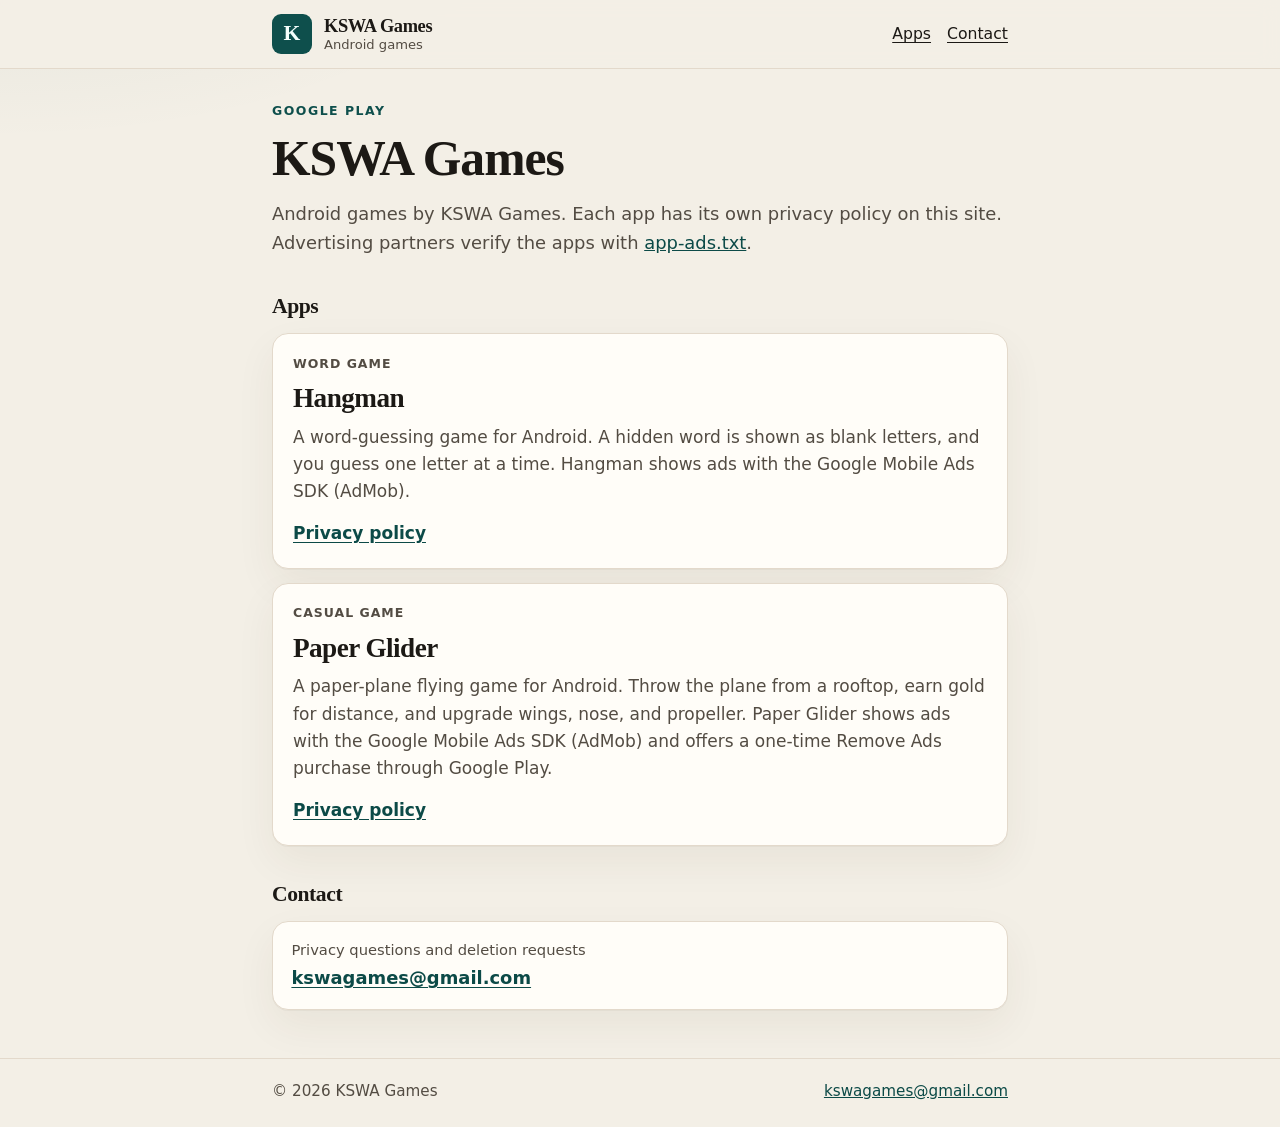
<file: index.html>
<!DOCTYPE html>
<html lang="en">
<head>
  <meta charset="utf-8">
  <meta name="viewport" content="width=device-width, initial-scale=1">
  <meta name="description" content="Privacy policies for Android apps by KSWA Games, including Hangman and Paper Glider.">
  <meta name="theme-color" content="#f3efe6">
  <title>KSWA Games</title>
  <link rel="icon" href="data:image/svg+xml,%3Csvg xmlns='http://www.w3.org/2000/svg' viewBox='0 0 32 32'%3E%3Crect width='32' height='32' rx='7' fill='%230e4f4c'/%3E%3Ctext x='16' y='22' text-anchor='middle' font-family='Georgia,serif' font-size='18' fill='%23f4fffc'%3EK%3C/text%3E%3C/svg%3E">
  <link rel="stylesheet" href="style.css">
</head>
<body class="home">
  <a class="skip-link" href="#content">Skip to content</a>
  <header class="site-header">
    <div class="wrap header-inner">
      <a class="wordmark" href="index.html">
        <span class="mark" aria-hidden="true">K</span>
        <span class="wordmark-text">
          <strong>KSWA Games</strong>
          <small>Android games</small>
        </span>
      </a>
      <nav class="site-nav" aria-label="Primary">
        <a href="#apps">Apps</a>
        <a href="#contact">Contact</a>
      </nav>
    </div>
  </header>
  <main id="content">
    <div class="wrap">
      <p class="eyebrow">Google Play</p>
      <h1>KSWA Games</h1>
      <p class="lede">Android games by KSWA Games. Each app has its own privacy policy on this site. Advertising partners verify the apps with <a href="app-ads.txt">app-ads.txt</a>.</p>

        <section id="apps" aria-labelledby="apps-heading">
        <h2 class="section-label" id="apps-heading">Apps</h2>
        <!--
          To add an app, copy an article.app-card below.
          Point the privacy link at privacy/<short-name>.html
          (for example privacy/wordsearch.html) and include the app name
          in the visually hidden link text.
        -->
        <div class="app-list">
          <article class="app-card">
            <p class="kicker">Word game</p>
            <h3>Hangman</h3>
            <p>A word-guessing game for Android. A hidden word is shown as blank letters, and you guess one letter at a time. Hangman shows ads with the Google Mobile Ads SDK (AdMob).</p>
            <a class="text-link" href="privacy/hangman.html">Privacy policy<span class="visually-hidden"> for Hangman</span></a>
          </article>
          <article class="app-card">
            <p class="kicker">Casual game</p>
            <h3>Paper Glider</h3>
            <p>A paper-plane flying game for Android. Throw the plane from a rooftop, earn gold for distance, and upgrade wings, nose, and propeller. Paper Glider shows ads with the Google Mobile Ads SDK (AdMob) and offers a one-time Remove Ads purchase through Google Play.</p>
            <a class="text-link" href="privacy/paper-glider.html">Privacy policy<span class="visually-hidden"> for Paper Glider</span></a>
          </article>
        </div>
      </section>

        <section id="contact" aria-labelledby="contact-heading">
        <h2 class="section-label" id="contact-heading">Contact</h2>
        <a class="contact-card" href="mailto:kswagames@gmail.com">
          <span>Privacy questions and deletion requests</span>
          <strong>kswagames@gmail.com</strong>
        </a>
      </section>
    </div>
  </main>
  <footer class="site-footer">
    <div class="wrap footer-inner">
      <p>© 2026 KSWA Games</p>
      <p><a href="mailto:kswagames@gmail.com">kswagames@gmail.com</a></p>
    </div>
  </footer>
</body>
</html>
</file>
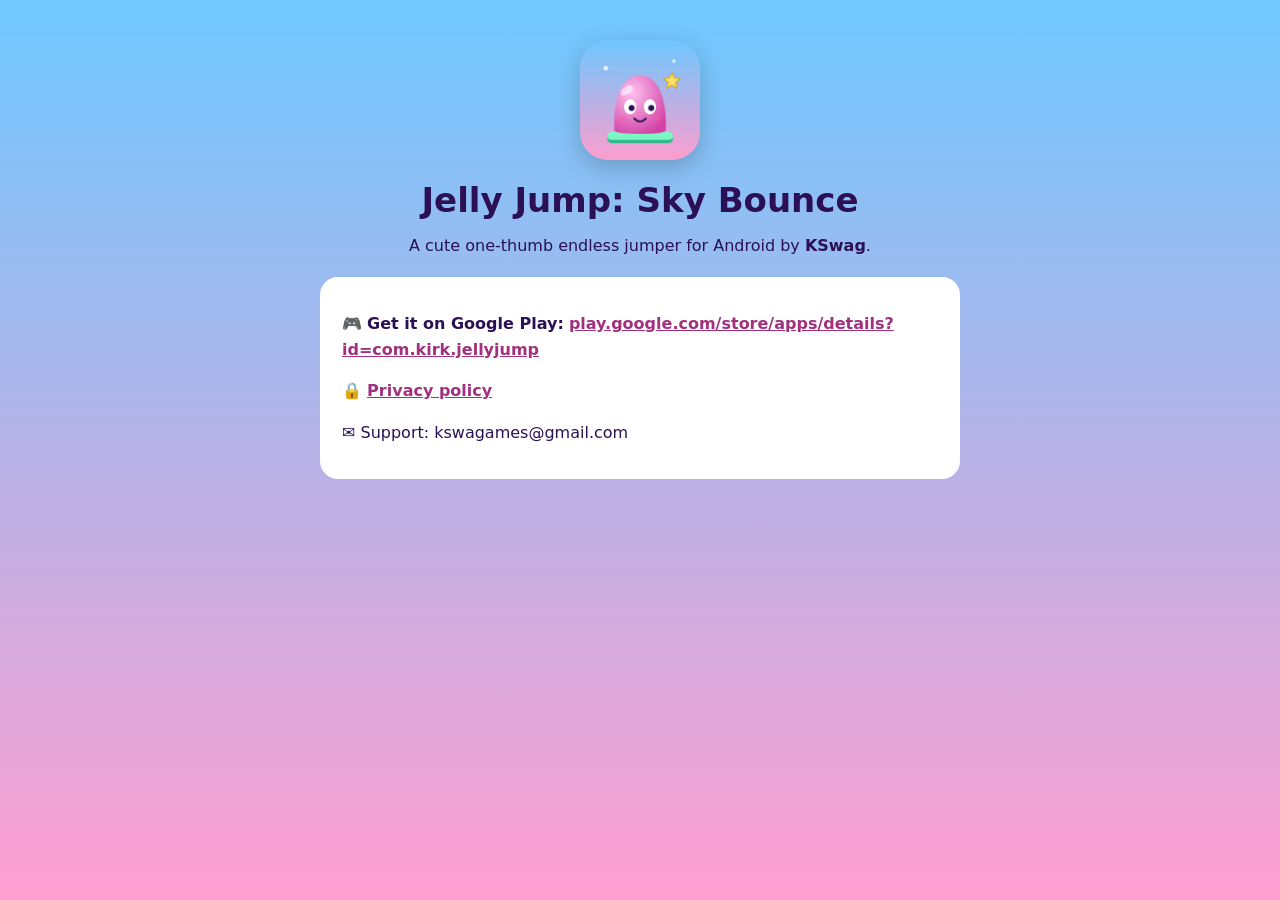
<file: jelly-jump/index.html>
<!DOCTYPE html>
<html lang="en"><head><meta charset="utf-8"><meta name="viewport" content="width=device-width,initial-scale=1">
<title>Jelly Jump: Sky Bounce — KSwag</title>
<style>body{font-family:system-ui,-apple-system,"Segoe UI",Roboto,sans-serif;margin:0;background:linear-gradient(#6ec8ff,#ff9ecf);min-height:100vh;color:#2b1055}
main{max-width:640px;margin:0 auto;padding:40px 20px;text-align:center}img{width:120px;border-radius:28px;box-shadow:0 8px 24px rgba(0,0,0,.2)}
h1{font-size:34px;margin:16px 0 4px}.card{background:#fff;border-radius:18px;padding:18px 22px;margin-top:22px;text-align:left;line-height:1.6}a{color:#a2307f;font-weight:700}</style></head>
<body><main>
<img src="icon.png" alt="Jelly Jump icon"><h1>Jelly Jump: Sky Bounce</h1><p>A cute one-thumb endless jumper for Android by <b>KSwag</b>.</p>
<div class="card">
<p>🎮 <b>Get it on Google Play:</b> <a href="https://play.google.com/store/apps/details?id=com.kirk.jellyjump">play.google.com/store/apps/details?id=com.kirk.jellyjump</a></p>
<p>🔒 <a href="privacy-policy.html">Privacy policy</a></p>
<p>✉️ Support: kswagames@gmail.com</p>
</div></main></body></html>
</file>
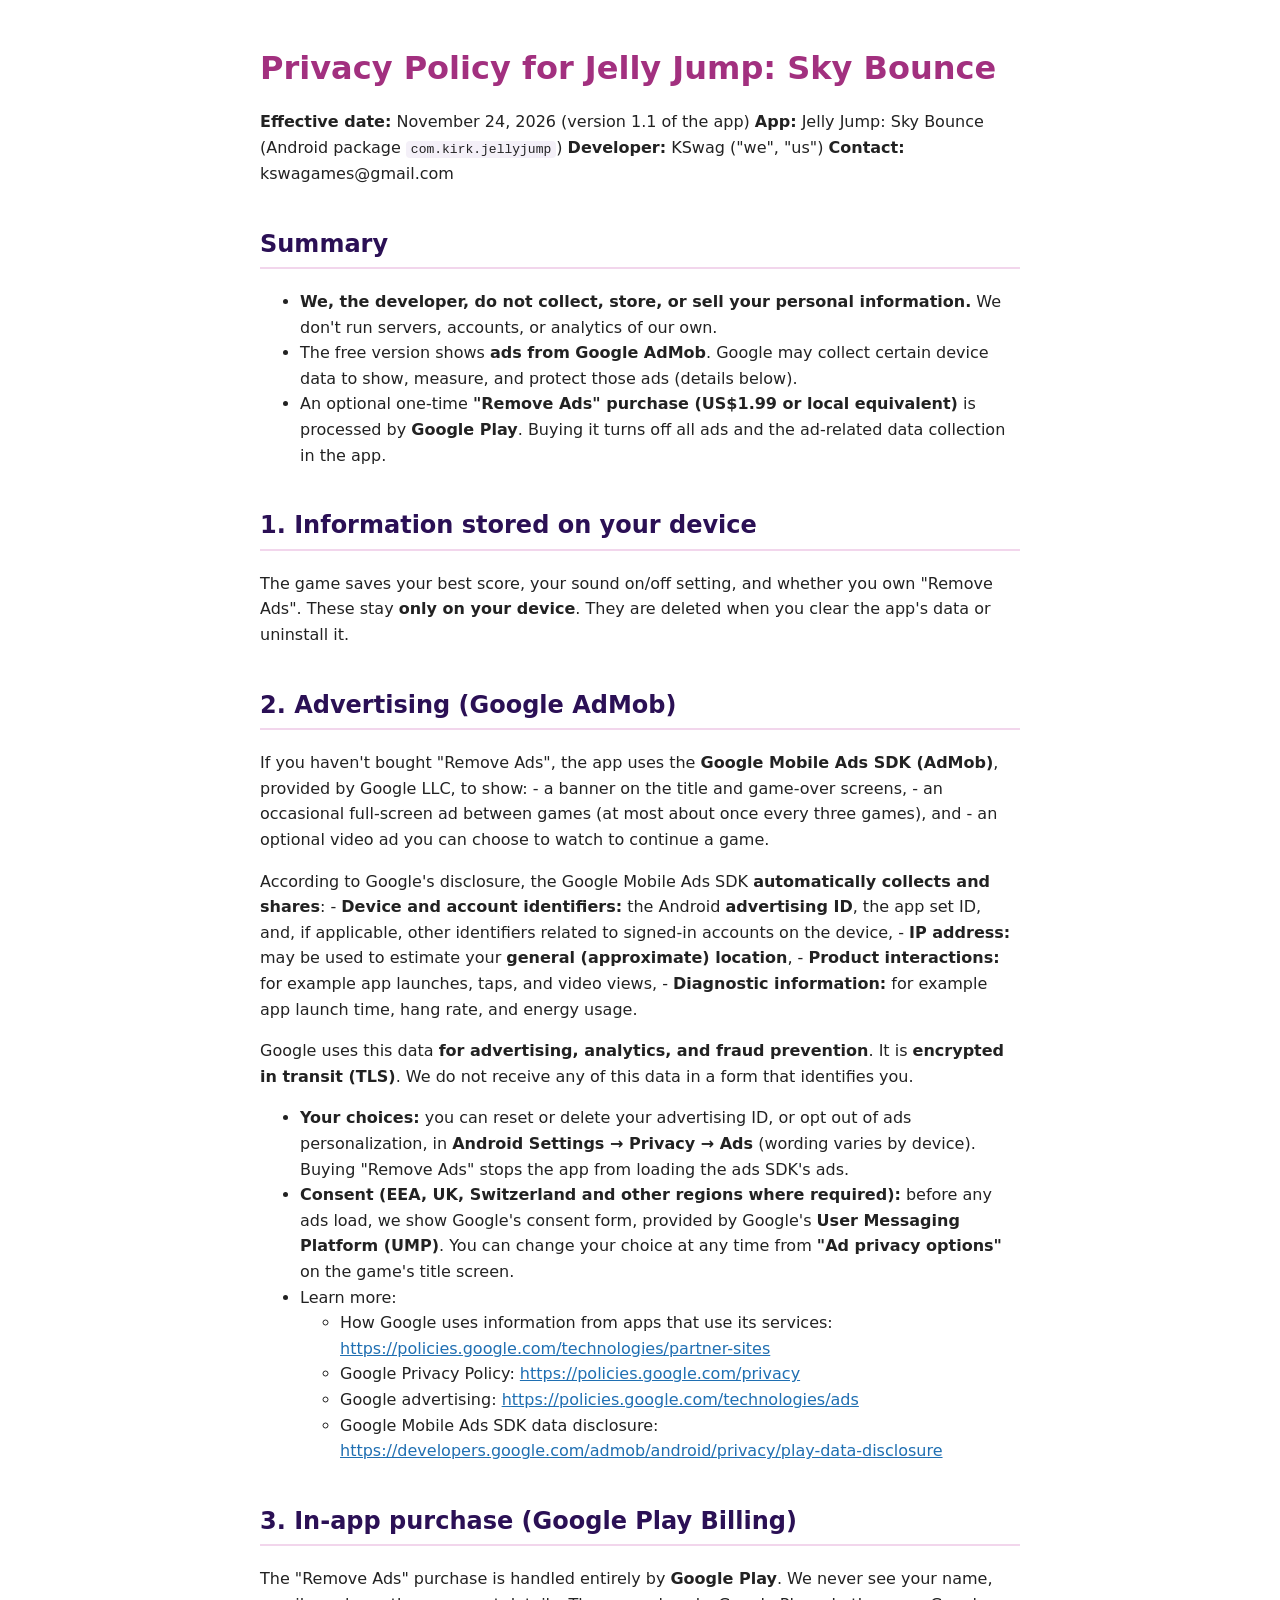
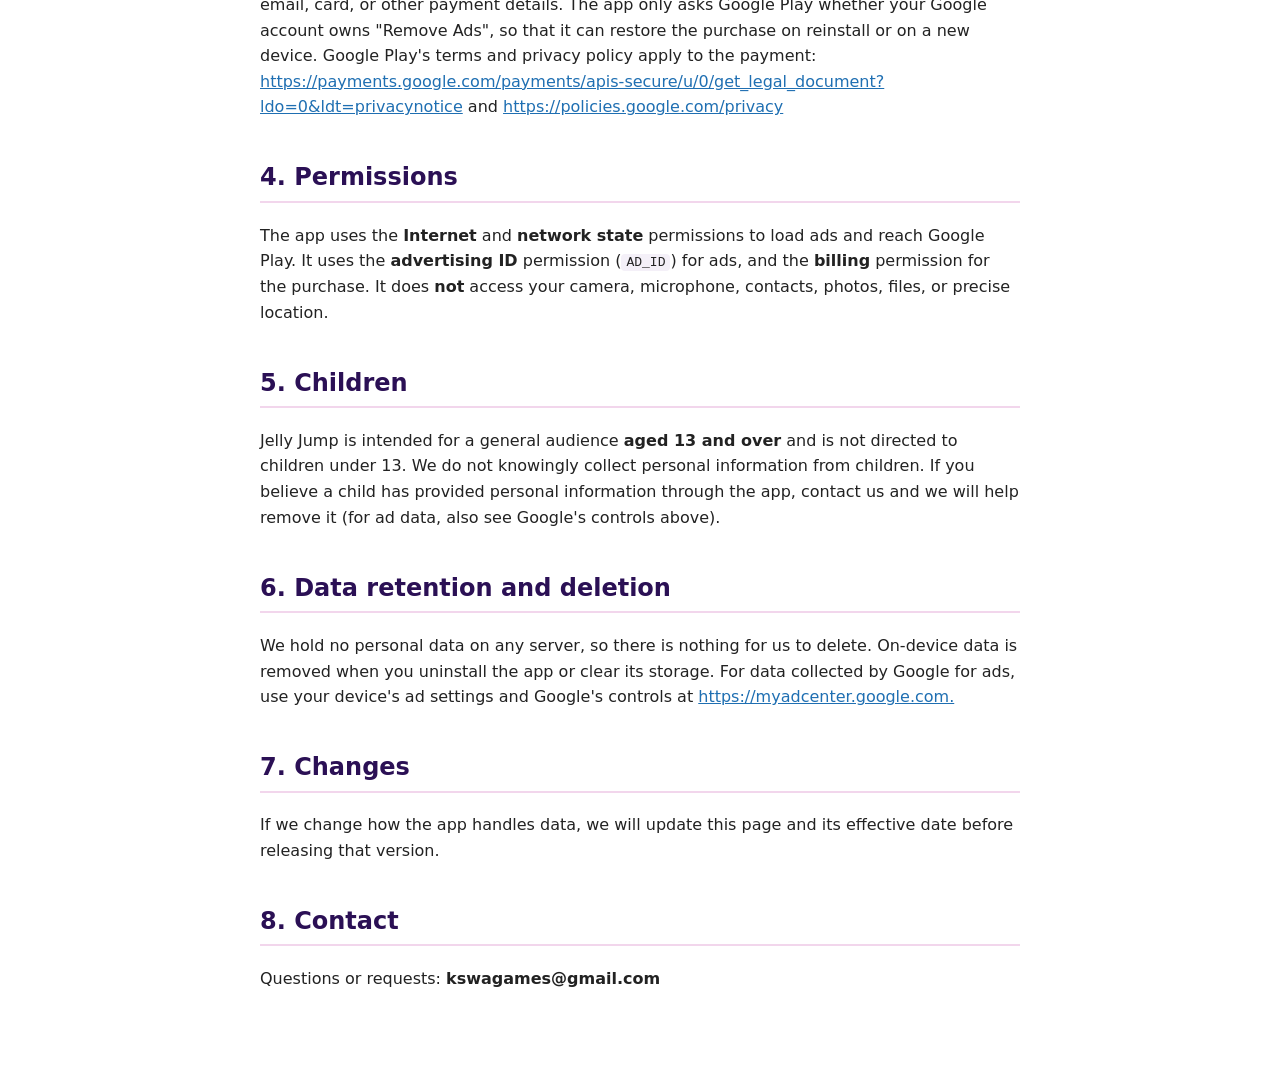
<file: jelly-jump/privacy-policy.html>
<!DOCTYPE html>
<html lang="en"><head><meta charset="utf-8"><meta name="viewport" content="width=device-width,initial-scale=1">
<title>Jelly Jump: Sky Bounce – Privacy Policy</title>
<style>body{font-family:system-ui,-apple-system,"Segoe UI",Roboto,sans-serif;max-width:760px;margin:0 auto;padding:28px 20px 60px;line-height:1.6;color:#222;background:#fff}
h1{color:#a2307f;line-height:1.2}h2{color:#2b1055;margin-top:1.6em;border-bottom:2px solid #f2d6ec;padding-bottom:4px}code{background:#f4f0f8;padding:1px 5px;border-radius:4px}a{color:#1f6fb2;overflow-wrap:anywhere}</style>
</head><body>
<h1>Privacy Policy for Jelly Jump: Sky Bounce</h1>
<p><strong>Effective date:</strong> November 24, 2026 (version 1.1 of the app)
<strong>App:</strong> Jelly Jump: Sky Bounce (Android package <code>com.kirk.jellyjump</code>)
<strong>Developer:</strong> KSwag ("we", "us")
<strong>Contact:</strong> kswagames@gmail.com</p>
<h2>Summary</h2>
<ul>
<li><strong>We, the developer, do not collect, store, or sell your personal information.</strong> We don't run servers, accounts, or analytics of our own.</li>
<li>The free version shows <strong>ads from Google AdMob</strong>. Google may collect certain device data to show, measure, and protect those ads (details below).</li>
<li>An optional one-time <strong>"Remove Ads" purchase (US$1.99 or local equivalent)</strong> is processed by <strong>Google Play</strong>. Buying it turns off all ads and the ad-related data collection in the app.</li>
</ul>
<h2>1. Information stored on your device</h2>
<p>The game saves your best score, your sound on/off setting, and whether you own "Remove Ads". These stay <strong>only on your device</strong>. They are deleted when you clear the app's data or uninstall it.</p>
<h2>2. Advertising (Google AdMob)</h2>
<p>If you haven't bought "Remove Ads", the app uses the <strong>Google Mobile Ads SDK (AdMob)</strong>, provided by Google LLC, to show:
- a banner on the title and game-over screens,
- an occasional full-screen ad between games (at most about once every three games), and
- an optional video ad you can choose to watch to continue a game.</p>
<p>According to Google's disclosure, the Google Mobile Ads SDK <strong>automatically collects and shares</strong>:
- <strong>Device and account identifiers:</strong> the Android <strong>advertising ID</strong>, the app set ID, and, if applicable, other identifiers related to signed-in accounts on the device,
- <strong>IP address:</strong> may be used to estimate your <strong>general (approximate) location</strong>,
- <strong>Product interactions:</strong> for example app launches, taps, and video views,
- <strong>Diagnostic information:</strong> for example app launch time, hang rate, and energy usage.</p>
<p>Google uses this data <strong>for advertising, analytics, and fraud prevention</strong>. It is <strong>encrypted in transit (TLS)</strong>. We do not receive any of this data in a form that identifies you.</p>
<ul>
<li><strong>Your choices:</strong> you can reset or delete your advertising ID, or opt out of ads personalization, in <strong>Android Settings → Privacy → Ads</strong> (wording varies by device). Buying "Remove Ads" stops the app from loading the ads SDK's ads.</li>
<li><strong>Consent (EEA, UK, Switzerland and other regions where required):</strong> before any ads load, we show Google's consent form, provided by Google's <strong>User Messaging Platform (UMP)</strong>. You can change your choice at any time from <strong>"Ad privacy options"</strong> on the game's title screen.</li>
<li>Learn more:<ul>
<li>How Google uses information from apps that use its services: <a href="https://policies.google.com/technologies/partner-sites">https://policies.google.com/technologies/partner-sites</a></li>
<li>Google Privacy Policy: <a href="https://policies.google.com/privacy">https://policies.google.com/privacy</a></li>
<li>Google advertising: <a href="https://policies.google.com/technologies/ads">https://policies.google.com/technologies/ads</a></li>
<li>Google Mobile Ads SDK data disclosure: <a href="https://developers.google.com/admob/android/privacy/play-data-disclosure">https://developers.google.com/admob/android/privacy/play-data-disclosure</a></li>
</ul>
</li>
</ul>
<h2>3. In-app purchase (Google Play Billing)</h2>
<p>The "Remove Ads" purchase is handled entirely by <strong>Google Play</strong>. We never see your name, email, card, or other payment details. The app only asks Google Play whether your Google account owns "Remove Ads", so that it can restore the purchase on reinstall or on a new device. Google Play's terms and privacy policy apply to the payment: <a href="https://payments.google.com/payments/apis-secure/u/0/get_legal_document?ldo=0&amp;ldt=privacynotice">https://payments.google.com/payments/apis-secure/u/0/get_legal_document?ldo=0&amp;ldt=privacynotice</a> and <a href="https://policies.google.com/privacy">https://policies.google.com/privacy</a></p>
<h2>4. Permissions</h2>
<p>The app uses the <strong>Internet</strong> and <strong>network state</strong> permissions to load ads and reach Google Play. It uses the <strong>advertising ID</strong> permission (<code>AD_ID</code>) for ads, and the <strong>billing</strong> permission for the purchase. It does <strong>not</strong> access your camera, microphone, contacts, photos, files, or precise location.</p>
<h2>5. Children</h2>
<p>Jelly Jump is intended for a general audience <strong>aged 13 and over</strong> and is not directed to children under 13. We do not knowingly collect personal information from children. If you believe a child has provided personal information through the app, contact us and we will help remove it (for ad data, also see Google's controls above).</p>
<h2>6. Data retention and deletion</h2>
<p>We hold no personal data on any server, so there is nothing for us to delete. On-device data is removed when you uninstall the app or clear its storage. For data collected by Google for ads, use your device's ad settings and Google's controls at <a href="https://myadcenter.google.com">https://myadcenter.google.com.</a></p>
<h2>7. Changes</h2>
<p>If we change how the app handles data, we will update this page and its effective date before releasing that version.</p>
<h2>8. Contact</h2>
<p>Questions or requests: <strong>kswagames@gmail.com</strong></p>
</body></html>
</file>
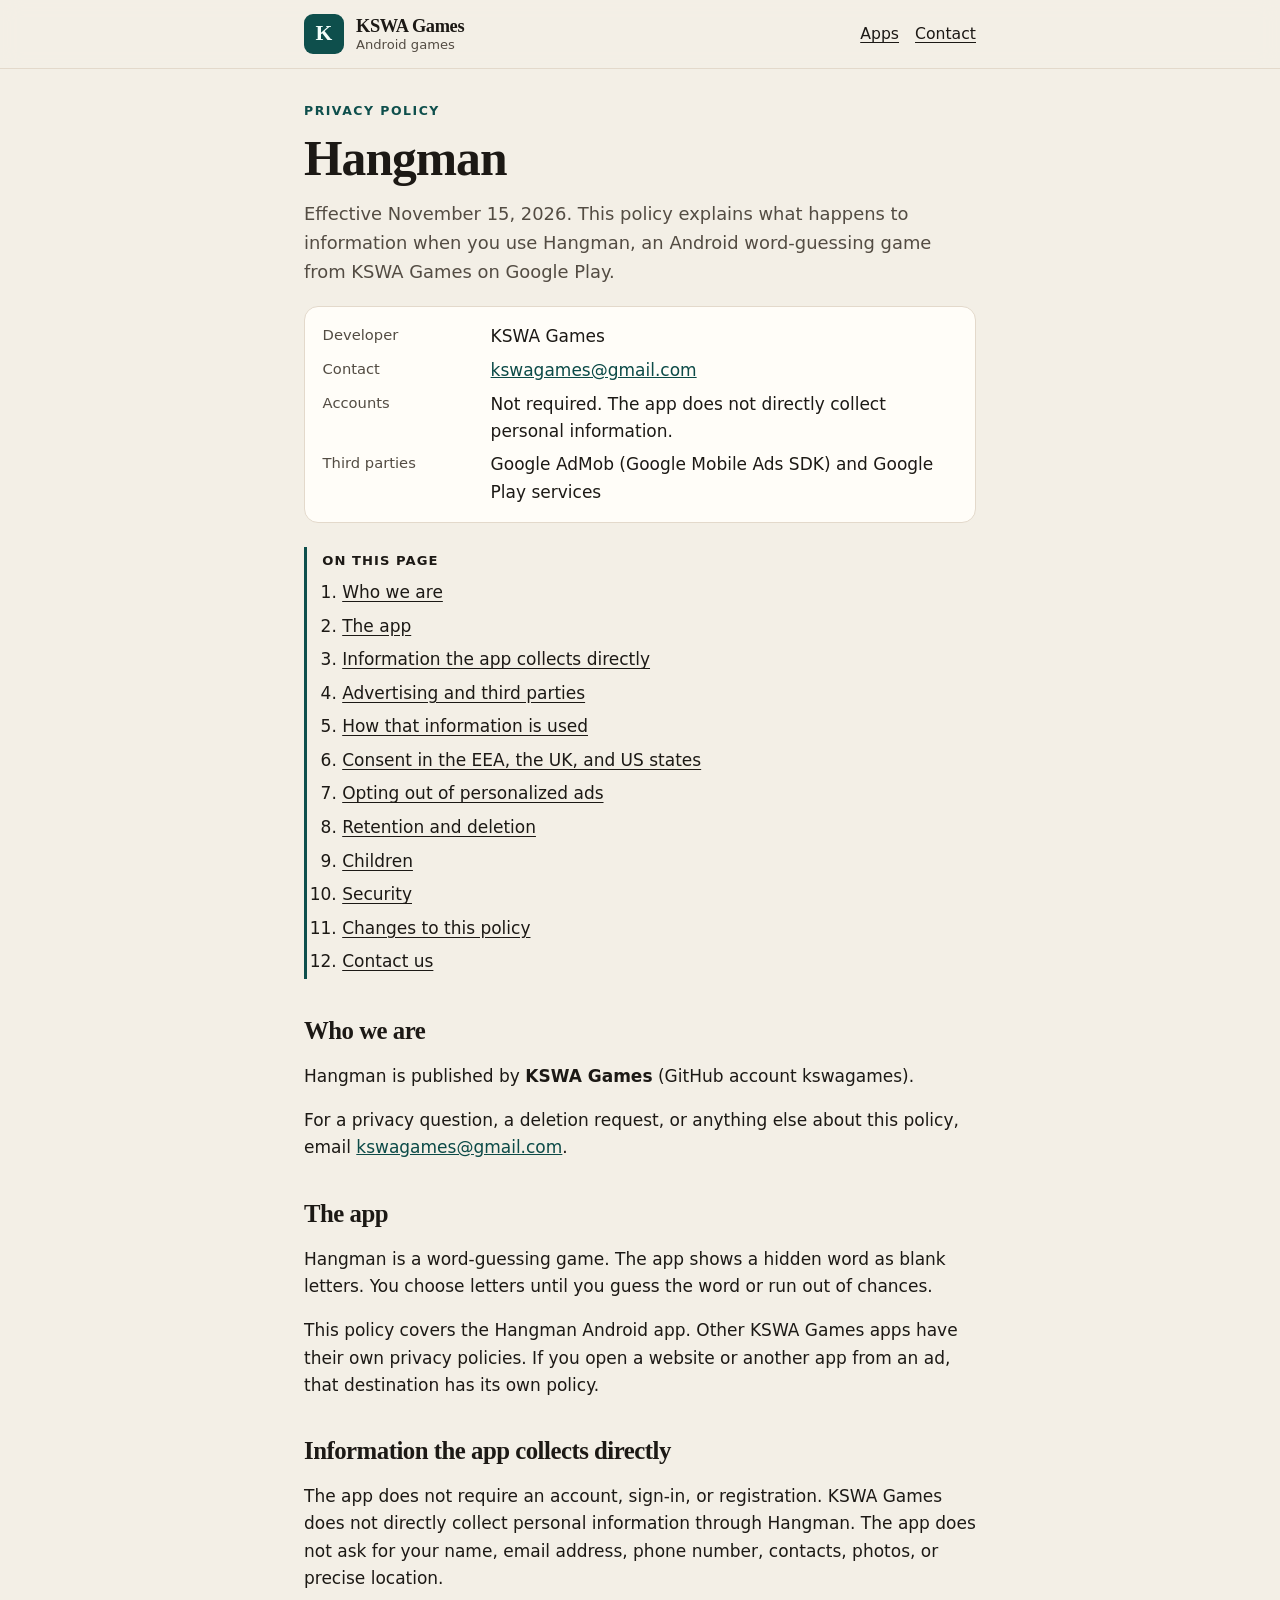
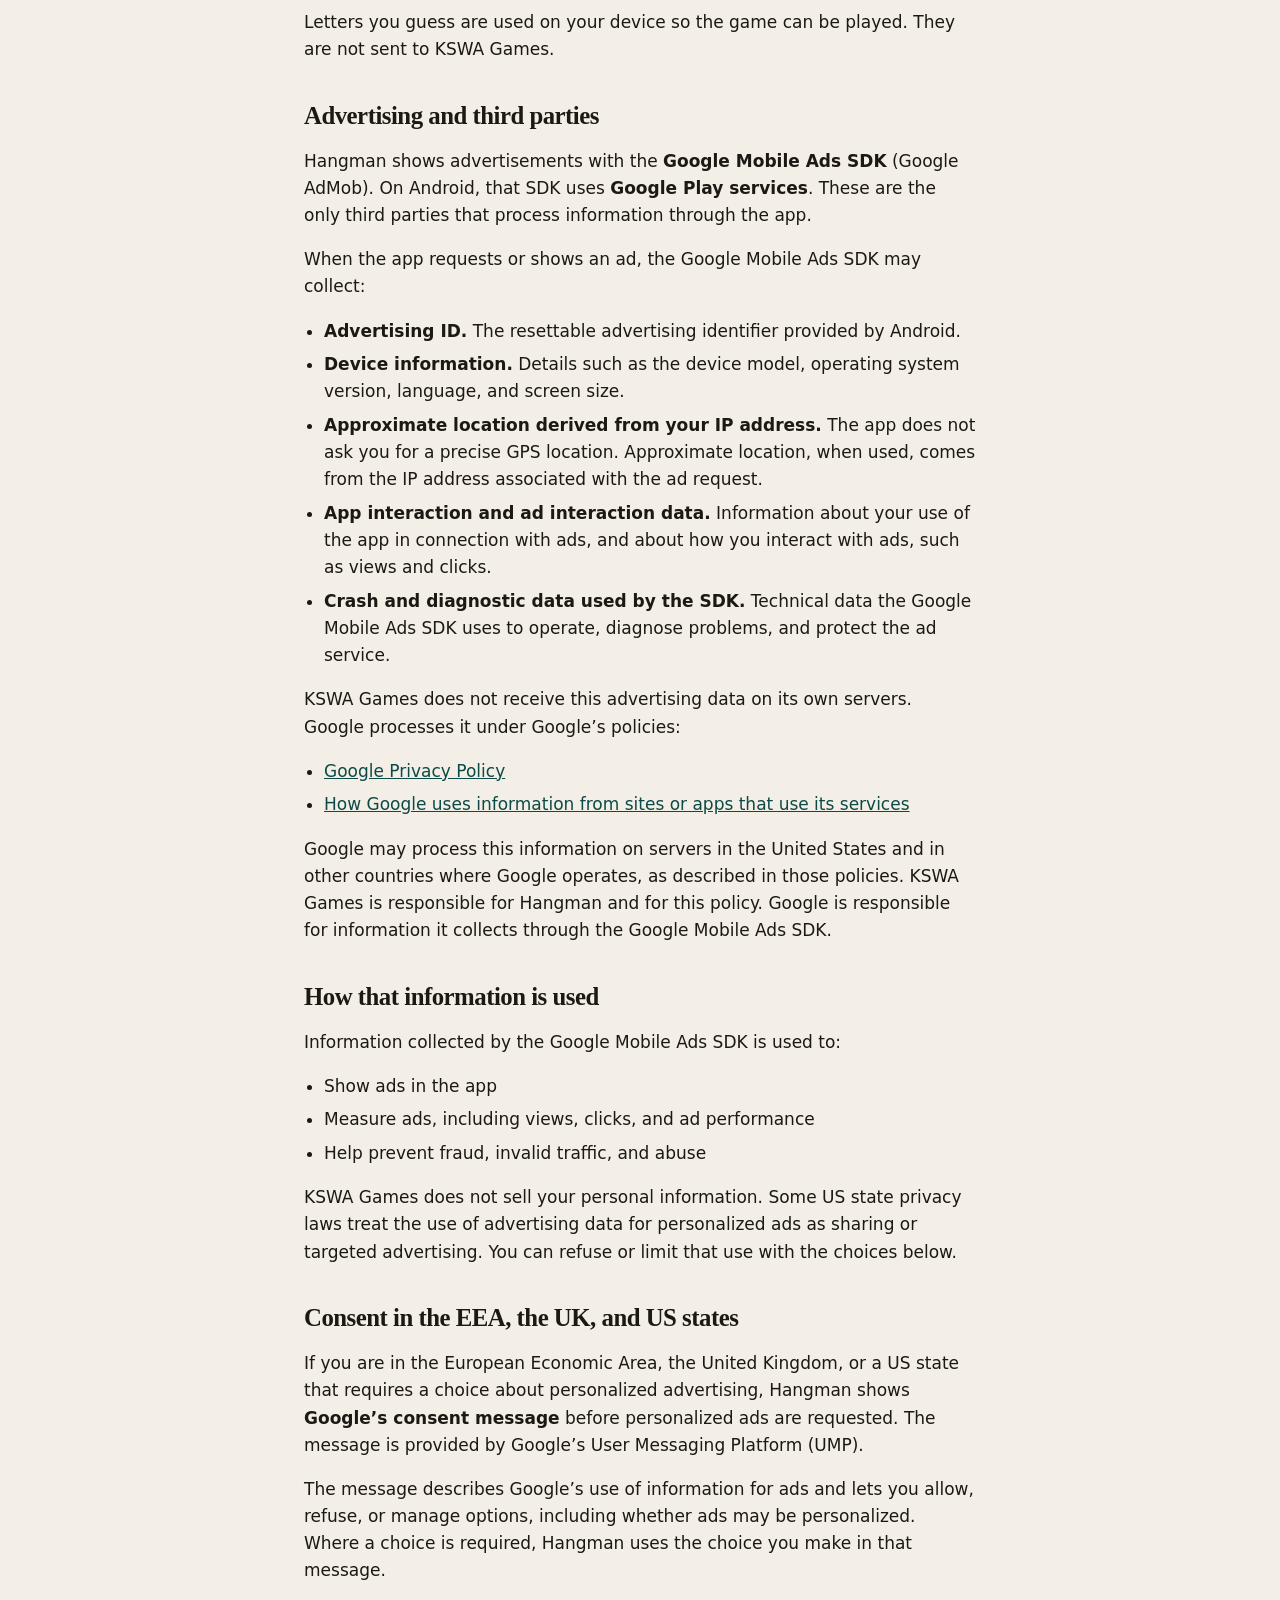
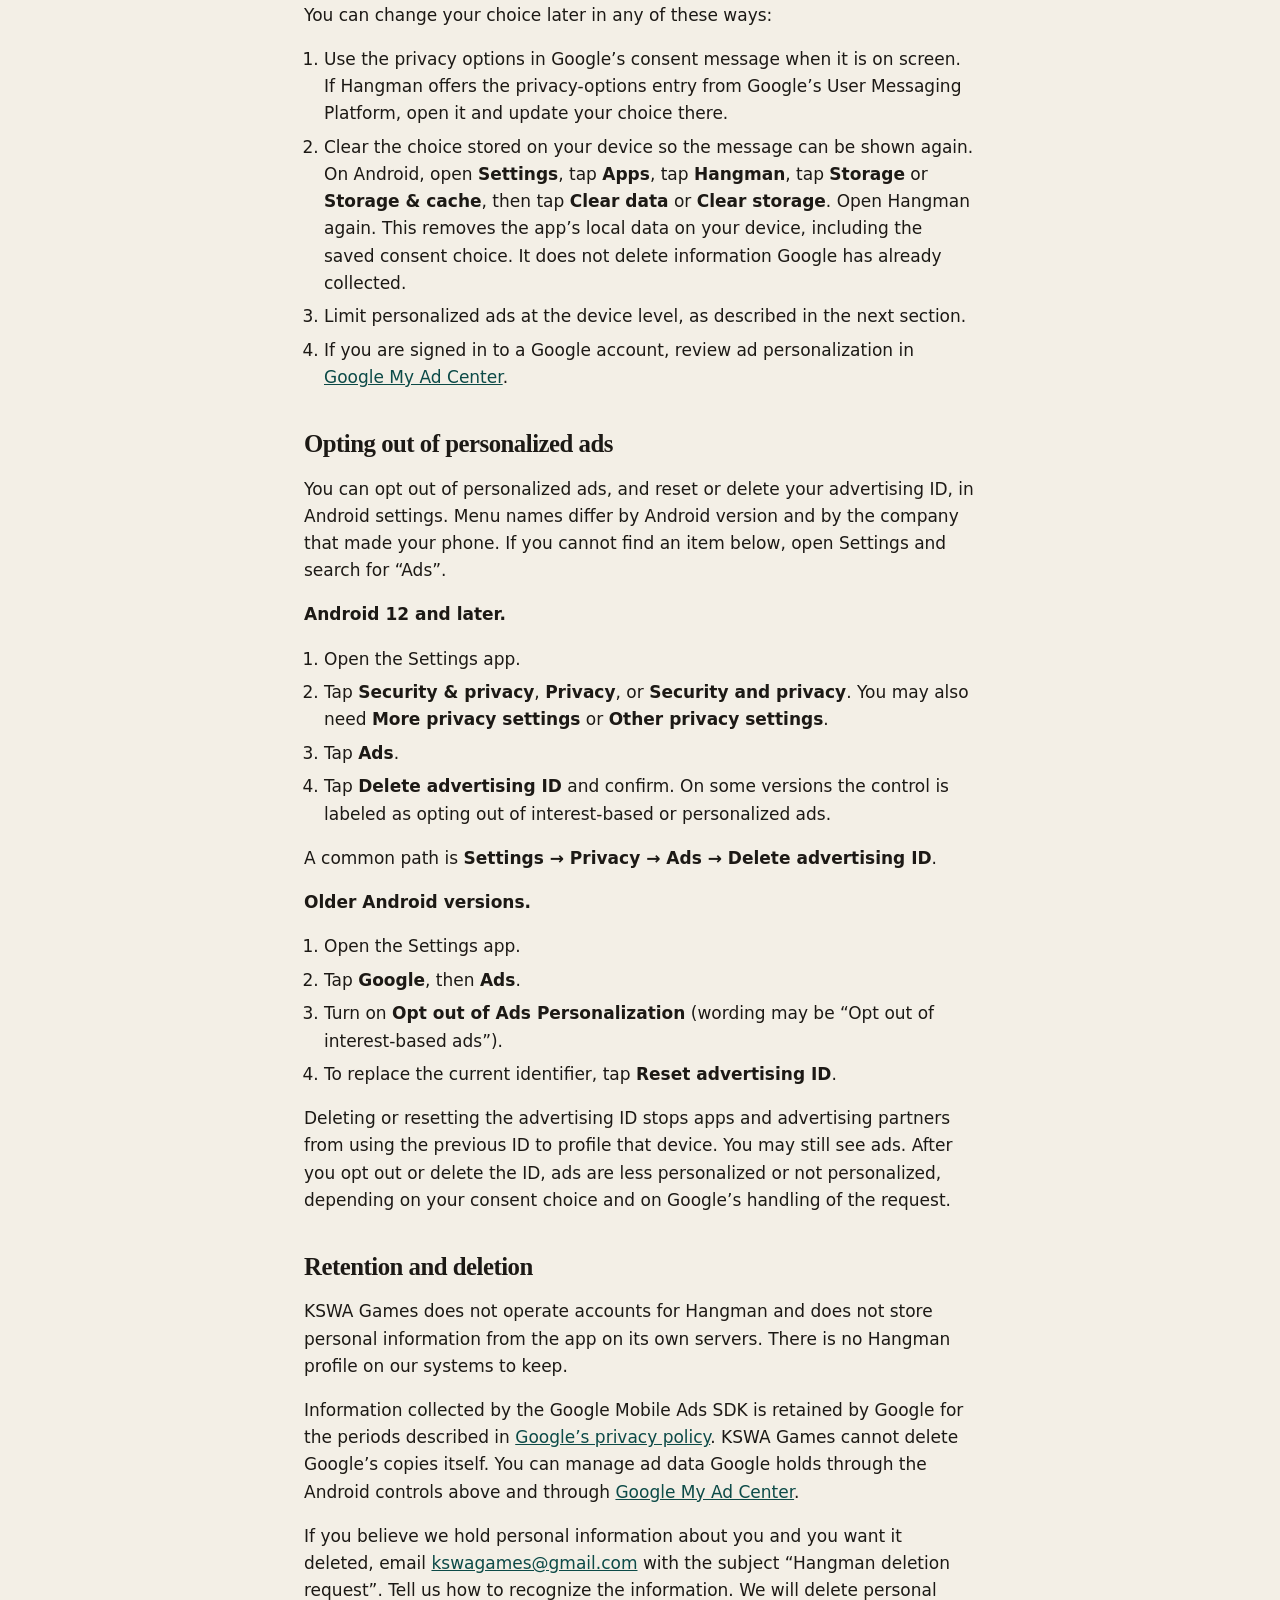
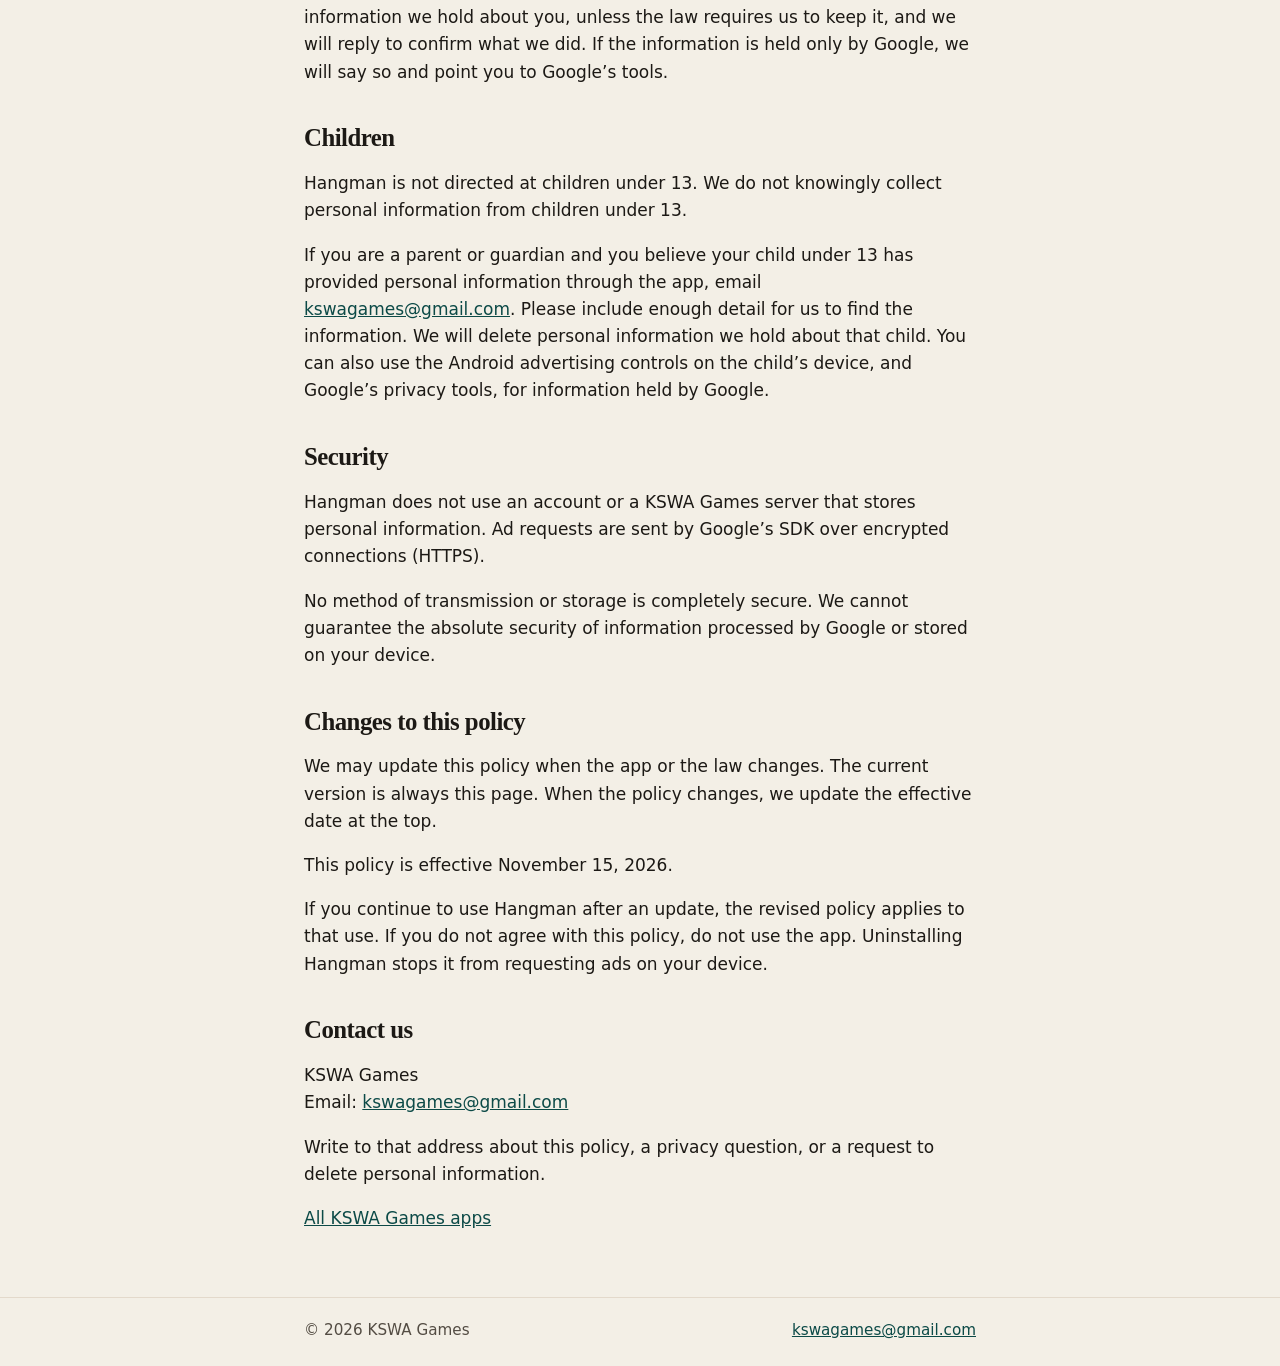
<file: privacy/hangman.html>
<!DOCTYPE html>
<html lang="en">
<head>
  <meta charset="utf-8">
  <meta name="viewport" content="width=device-width, initial-scale=1">
  <meta name="description" content="Privacy policy for Hangman, an Android game by KSWA Games. Effective November 15, 2026.">
  <meta name="theme-color" content="#f3efe6">
  <title>Hangman privacy policy — KSWA Games</title>
  <link rel="icon" href="data:image/svg+xml,%3Csvg xmlns='http://www.w3.org/2000/svg' viewBox='0 0 32 32'%3E%3Crect width='32' height='32' rx='7' fill='%230e4f4c'/%3E%3Ctext x='16' y='22' text-anchor='middle' font-family='Georgia,serif' font-size='18' fill='%23f4fffc'%3EK%3C/text%3E%3C/svg%3E">
  <link rel="stylesheet" href="../style.css">
</head>
<body class="policy">
  <a class="skip-link" href="#content">Skip to content</a>
  <header class="site-header">
    <div class="wrap header-inner">
      <a class="wordmark" href="../index.html">
        <span class="mark" aria-hidden="true">K</span>
        <span class="wordmark-text">
          <strong>KSWA Games</strong>
          <small>Android games</small>
        </span>
      </a>
      <nav class="site-nav" aria-label="Primary">
        <a href="../index.html">Apps</a>
        <a href="mailto:kswagames@gmail.com">Contact</a>
      </nav>
    </div>
  </header>
  <main id="content">
    <article class="wrap">
      <p class="eyebrow">Privacy policy</p>
      <h1>Hangman</h1>
      <p class="page-intro">Effective <time datetime="2026-11-15">November 15, 2026</time>. This policy explains what happens to information when you use Hangman, an Android word-guessing game from KSWA Games on Google Play.</p>

      <dl class="facts">
        <dt>Developer</dt>
        <dd>KSWA Games</dd>
        <dt>Contact</dt>
        <dd><a href="mailto:kswagames@gmail.com">kswagames@gmail.com</a></dd>
        <dt>Accounts</dt>
        <dd>Not required. The app does not directly collect personal information.</dd>
        <dt>Third parties</dt>
        <dd>Google AdMob (Google Mobile Ads SDK) and Google Play services</dd>
      </dl>

      <nav class="toc" aria-label="On this page">
        <p>On this page</p>
        <ol>
          <li><a href="#who-we-are">Who we are</a></li>
          <li><a href="#the-app">The app</a></li>
          <li><a href="#collected-by-us">Information the app collects directly</a></li>
          <li><a href="#advertising">Advertising and third parties</a></li>
          <li><a href="#use">How that information is used</a></li>
          <li><a href="#consent">Consent in the EEA, the UK, and US states</a></li>
          <li><a href="#opt-out">Opting out of personalized ads</a></li>
          <li><a href="#retention">Retention and deletion</a></li>
          <li><a href="#children">Children</a></li>
          <li><a href="#security">Security</a></li>
          <li><a href="#changes">Changes to this policy</a></li>
          <li><a href="#contact">Contact us</a></li>
        </ol>
      </nav>

      <h2 id="who-we-are">Who we are</h2>
      <p>Hangman is published by <strong>KSWA Games</strong> (GitHub account kswagames).</p>
      <p>For a privacy question, a deletion request, or anything else about this policy, email <a href="mailto:kswagames@gmail.com">kswagames@gmail.com</a>.</p>

      <h2 id="the-app">The app</h2>
      <p>Hangman is a word-guessing game. The app shows a hidden word as blank letters. You choose letters until you guess the word or run out of chances.</p>
      <p>This policy covers the Hangman Android app. Other KSWA Games apps have their own privacy policies. If you open a website or another app from an ad, that destination has its own policy.</p>

      <h2 id="collected-by-us">Information the app collects directly</h2>
      <p>The app does not require an account, sign-in, or registration. KSWA Games does not directly collect personal information through Hangman. The app does not ask for your name, email address, phone number, contacts, photos, or precise location.</p>
      <p>Letters you guess are used on your device so the game can be played. They are not sent to KSWA Games.</p>

      <h2 id="advertising">Advertising and third parties</h2>
      <p>Hangman shows advertisements with the <strong>Google Mobile Ads SDK</strong> (Google AdMob). On Android, that SDK uses <strong>Google Play services</strong>. These are the only third parties that process information through the app.</p>
      <p>When the app requests or shows an ad, the Google Mobile Ads SDK may collect:</p>
      <ul>
        <li><strong>Advertising ID.</strong> The resettable advertising identifier provided by Android.</li>
        <li><strong>Device information.</strong> Details such as the device model, operating system version, language, and screen size.</li>
        <li><strong>Approximate location derived from your IP address.</strong> The app does not ask you for a precise GPS location. Approximate location, when used, comes from the IP address associated with the ad request.</li>
        <li><strong>App interaction and ad interaction data.</strong> Information about your use of the app in connection with ads, and about how you interact with ads, such as views and clicks.</li>
        <li><strong>Crash and diagnostic data used by the SDK.</strong> Technical data the Google Mobile Ads SDK uses to operate, diagnose problems, and protect the ad service.</li>
      </ul>
      <p>KSWA Games does not receive this advertising data on its own servers. Google processes it under Google’s policies:</p>
      <ul>
        <li><a href="https://policies.google.com/privacy">Google Privacy Policy</a></li>
        <li><a href="https://policies.google.com/technologies/partner-sites">How Google uses information from sites or apps that use its services</a></li>
      </ul>
      <p>Google may process this information on servers in the United States and in other countries where Google operates, as described in those policies. KSWA Games is responsible for Hangman and for this policy. Google is responsible for information it collects through the Google Mobile Ads SDK.</p>

      <h2 id="use">How that information is used</h2>
      <p>Information collected by the Google Mobile Ads SDK is used to:</p>
      <ul>
        <li>Show ads in the app</li>
        <li>Measure ads, including views, clicks, and ad performance</li>
        <li>Help prevent fraud, invalid traffic, and abuse</li>
      </ul>
      <p>KSWA Games does not sell your personal information. Some US state privacy laws treat the use of advertising data for personalized ads as sharing or targeted advertising. You can refuse or limit that use with the choices below.</p>

      <h2 id="consent">Consent in the EEA, the UK, and US states</h2>
      <p>If you are in the European Economic Area, the United Kingdom, or a US state that requires a choice about personalized advertising, Hangman shows <strong>Google’s consent message</strong> before personalized ads are requested. The message is provided by Google’s User Messaging Platform (UMP).</p>
      <p>The message describes Google’s use of information for ads and lets you allow, refuse, or manage options, including whether ads may be personalized. Where a choice is required, Hangman uses the choice you make in that message.</p>
      <p>You can change your choice later in any of these ways:</p>
      <ol>
        <li>Use the privacy options in Google’s consent message when it is on screen. If Hangman offers the privacy-options entry from Google’s User Messaging Platform, open it and update your choice there.</li>
        <li>Clear the choice stored on your device so the message can be shown again. On Android, open <strong>Settings</strong>, tap <strong>Apps</strong>, tap <strong>Hangman</strong>, tap <strong>Storage</strong> or <strong>Storage &amp; cache</strong>, then tap <strong>Clear data</strong> or <strong>Clear storage</strong>. Open Hangman again. This removes the app’s local data on your device, including the saved consent choice. It does not delete information Google has already collected.</li>
        <li>Limit personalized ads at the device level, as described in the next section.</li>
        <li>If you are signed in to a Google account, review ad personalization in <a href="https://myadcenter.google.com">Google My Ad Center</a>.</li>
      </ol>

      <h2 id="opt-out">Opting out of personalized ads</h2>
      <p>You can opt out of personalized ads, and reset or delete your advertising ID, in Android settings. Menu names differ by Android version and by the company that made your phone. If you cannot find an item below, open Settings and search for “Ads”.</p>
      <p><strong>Android 12 and later.</strong></p>
      <ol>
        <li>Open the Settings app.</li>
        <li>Tap <strong>Security &amp; privacy</strong>, <strong>Privacy</strong>, or <strong>Security and privacy</strong>. You may also need <strong>More privacy settings</strong> or <strong>Other privacy settings</strong>.</li>
        <li>Tap <strong>Ads</strong>.</li>
        <li>Tap <strong>Delete advertising ID</strong> and confirm. On some versions the control is labeled as opting out of interest-based or personalized ads.</li>
      </ol>
      <p>A common path is <strong>Settings → Privacy → Ads → Delete advertising ID</strong>.</p>
      <p><strong>Older Android versions.</strong></p>
      <ol>
        <li>Open the Settings app.</li>
        <li>Tap <strong>Google</strong>, then <strong>Ads</strong>.</li>
        <li>Turn on <strong>Opt out of Ads Personalization</strong> (wording may be “Opt out of interest-based ads”).</li>
        <li>To replace the current identifier, tap <strong>Reset advertising ID</strong>.</li>
      </ol>
      <p>Deleting or resetting the advertising ID stops apps and advertising partners from using the previous ID to profile that device. You may still see ads. After you opt out or delete the ID, ads are less personalized or not personalized, depending on your consent choice and on Google’s handling of the request.</p>

      <h2 id="retention">Retention and deletion</h2>
      <p>KSWA Games does not operate accounts for Hangman and does not store personal information from the app on its own servers. There is no Hangman profile on our systems to keep.</p>
      <p>Information collected by the Google Mobile Ads SDK is retained by Google for the periods described in <a href="https://policies.google.com/privacy">Google’s privacy policy</a>. KSWA Games cannot delete Google’s copies itself. You can manage ad data Google holds through the Android controls above and through <a href="https://myadcenter.google.com">Google My Ad Center</a>.</p>
      <p>If you believe we hold personal information about you and you want it deleted, email <a href="mailto:kswagames@gmail.com">kswagames@gmail.com</a> with the subject “Hangman deletion request”. Tell us how to recognize the information. We will delete personal information we hold about you, unless the law requires us to keep it, and we will reply to confirm what we did. If the information is held only by Google, we will say so and point you to Google’s tools.</p>

      <h2 id="children">Children</h2>
      <p>Hangman is not directed at children under 13. We do not knowingly collect personal information from children under 13.</p>
      <p>If you are a parent or guardian and you believe your child under 13 has provided personal information through the app, email <a href="mailto:kswagames@gmail.com">kswagames@gmail.com</a>. Please include enough detail for us to find the information. We will delete personal information we hold about that child. You can also use the Android advertising controls on the child’s device, and Google’s privacy tools, for information held by Google.</p>

      <h2 id="security">Security</h2>
      <p>Hangman does not use an account or a KSWA Games server that stores personal information. Ad requests are sent by Google’s SDK over encrypted connections (HTTPS).</p>
      <p>No method of transmission or storage is completely secure. We cannot guarantee the absolute security of information processed by Google or stored on your device.</p>

      <h2 id="changes">Changes to this policy</h2>
      <p>We may update this policy when the app or the law changes. The current version is always this page. When the policy changes, we update the effective date at the top.</p>
      <p>This policy is effective <time datetime="2026-11-15">November 15, 2026</time>.</p>
      <p>If you continue to use Hangman after an update, the revised policy applies to that use. If you do not agree with this policy, do not use the app. Uninstalling Hangman stops it from requesting ads on your device.</p>

      <h2 id="contact">Contact us</h2>
      <p>KSWA Games<br>
      Email: <a href="mailto:kswagames@gmail.com">kswagames@gmail.com</a></p>
      <p>Write to that address about this policy, a privacy question, or a request to delete personal information.</p>
      <p><a href="../index.html">All KSWA Games apps</a></p>
    </article>
  </main>
  <footer class="site-footer">
    <div class="wrap footer-inner">
      <p>© 2026 KSWA Games</p>
      <p><a href="mailto:kswagames@gmail.com">kswagames@gmail.com</a></p>
    </div>
  </footer>
</body>
</html>
</file>
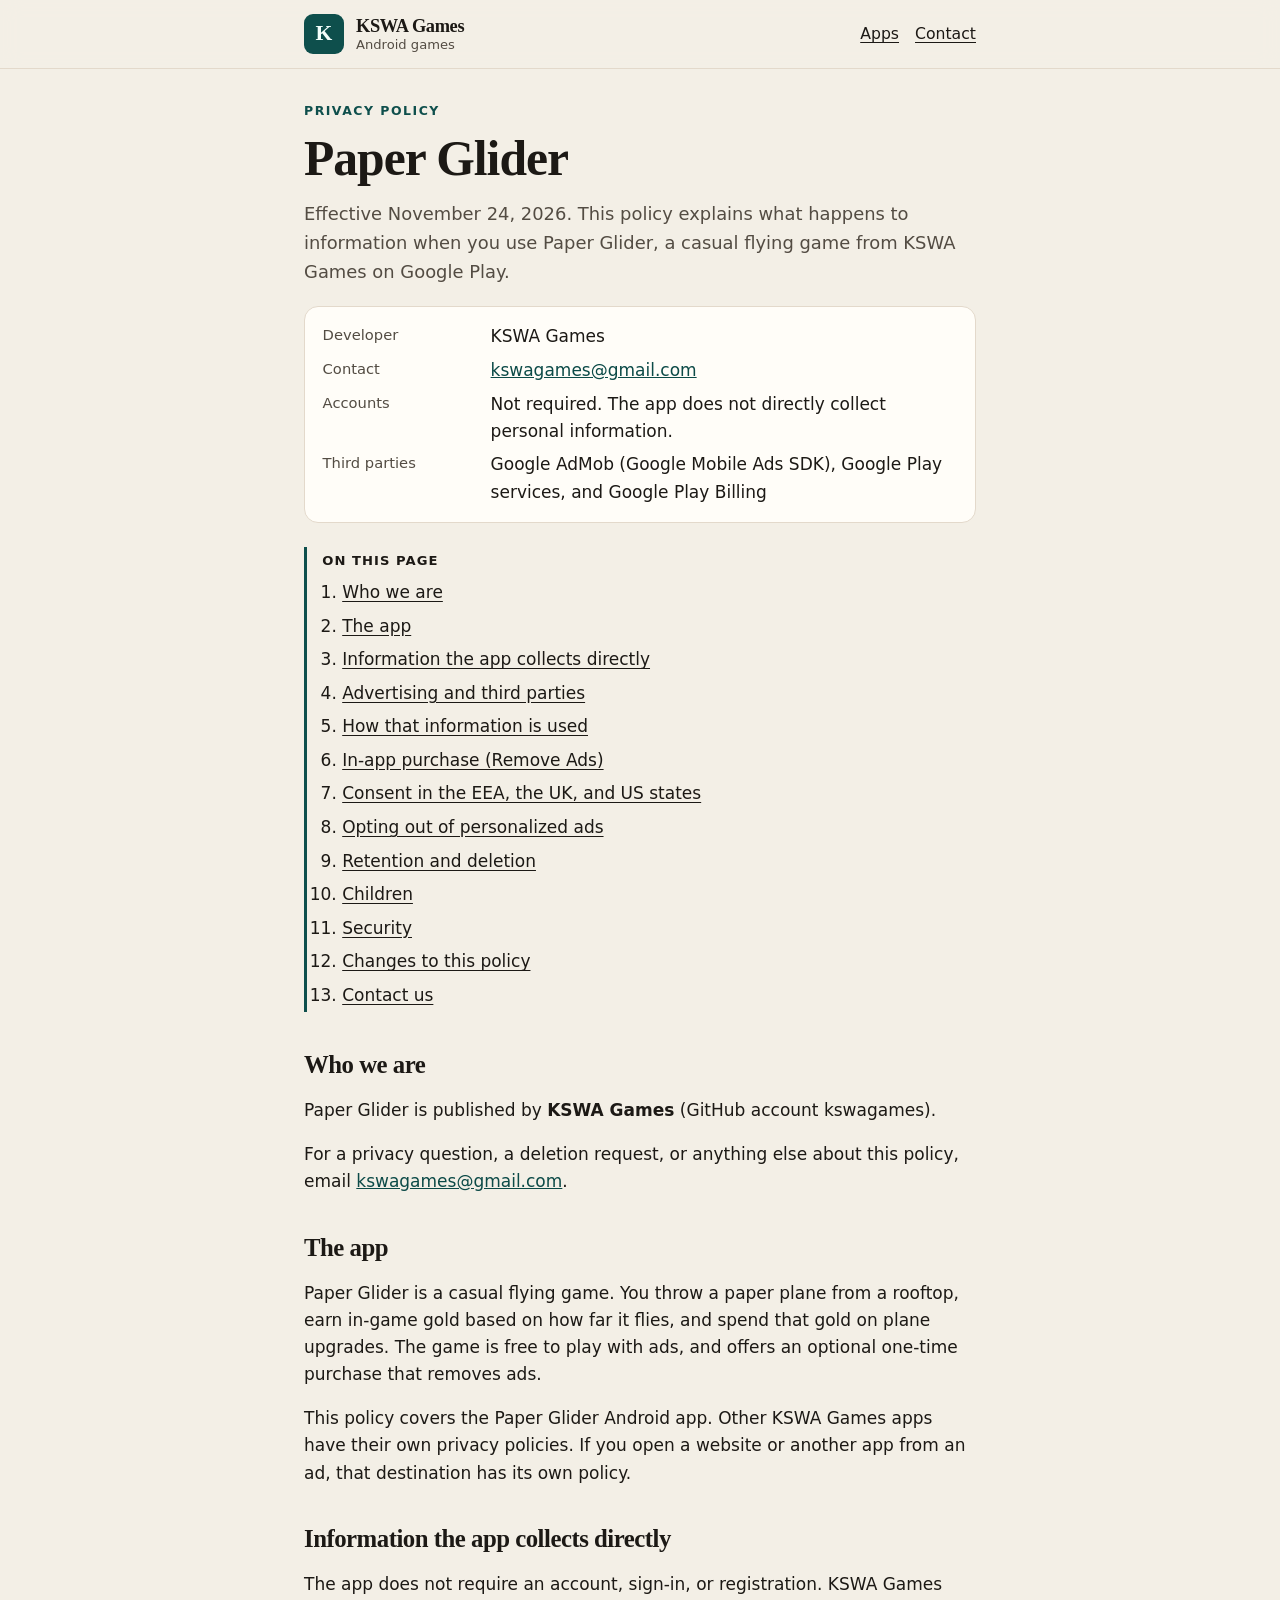
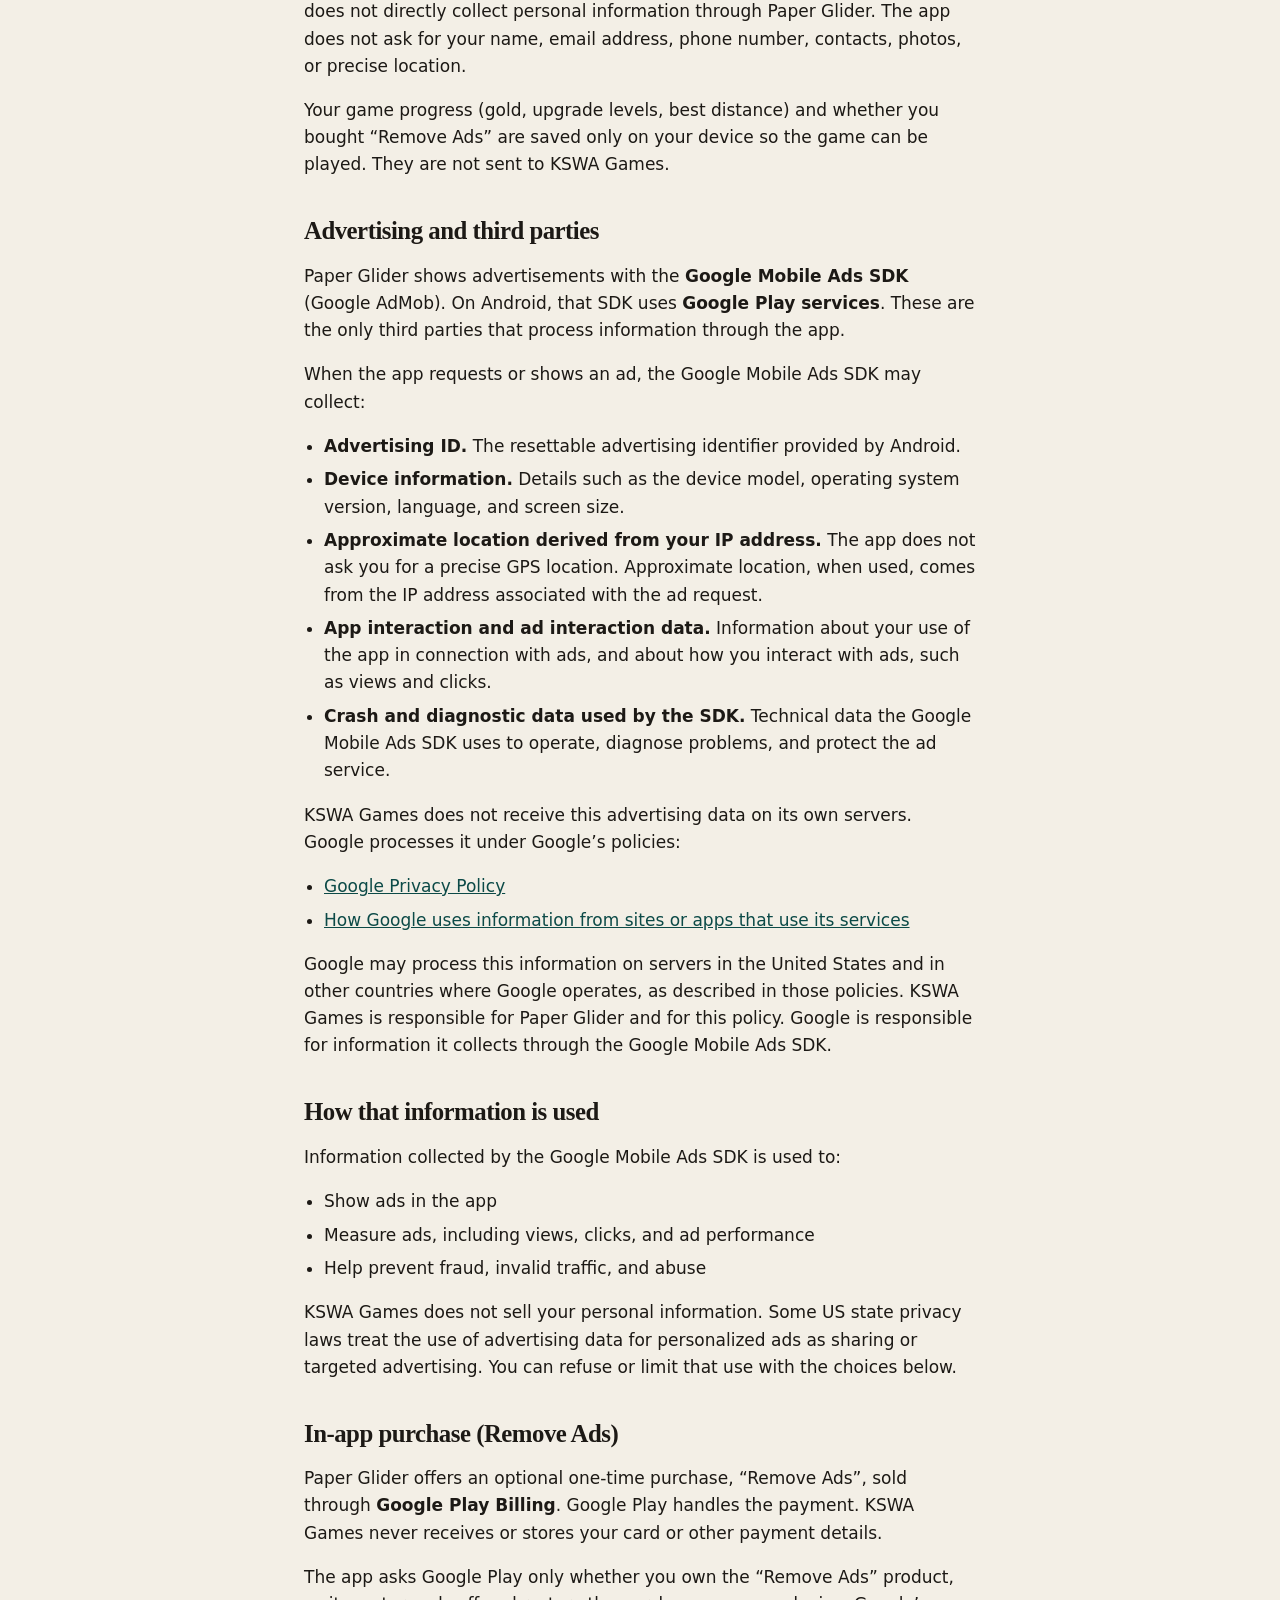
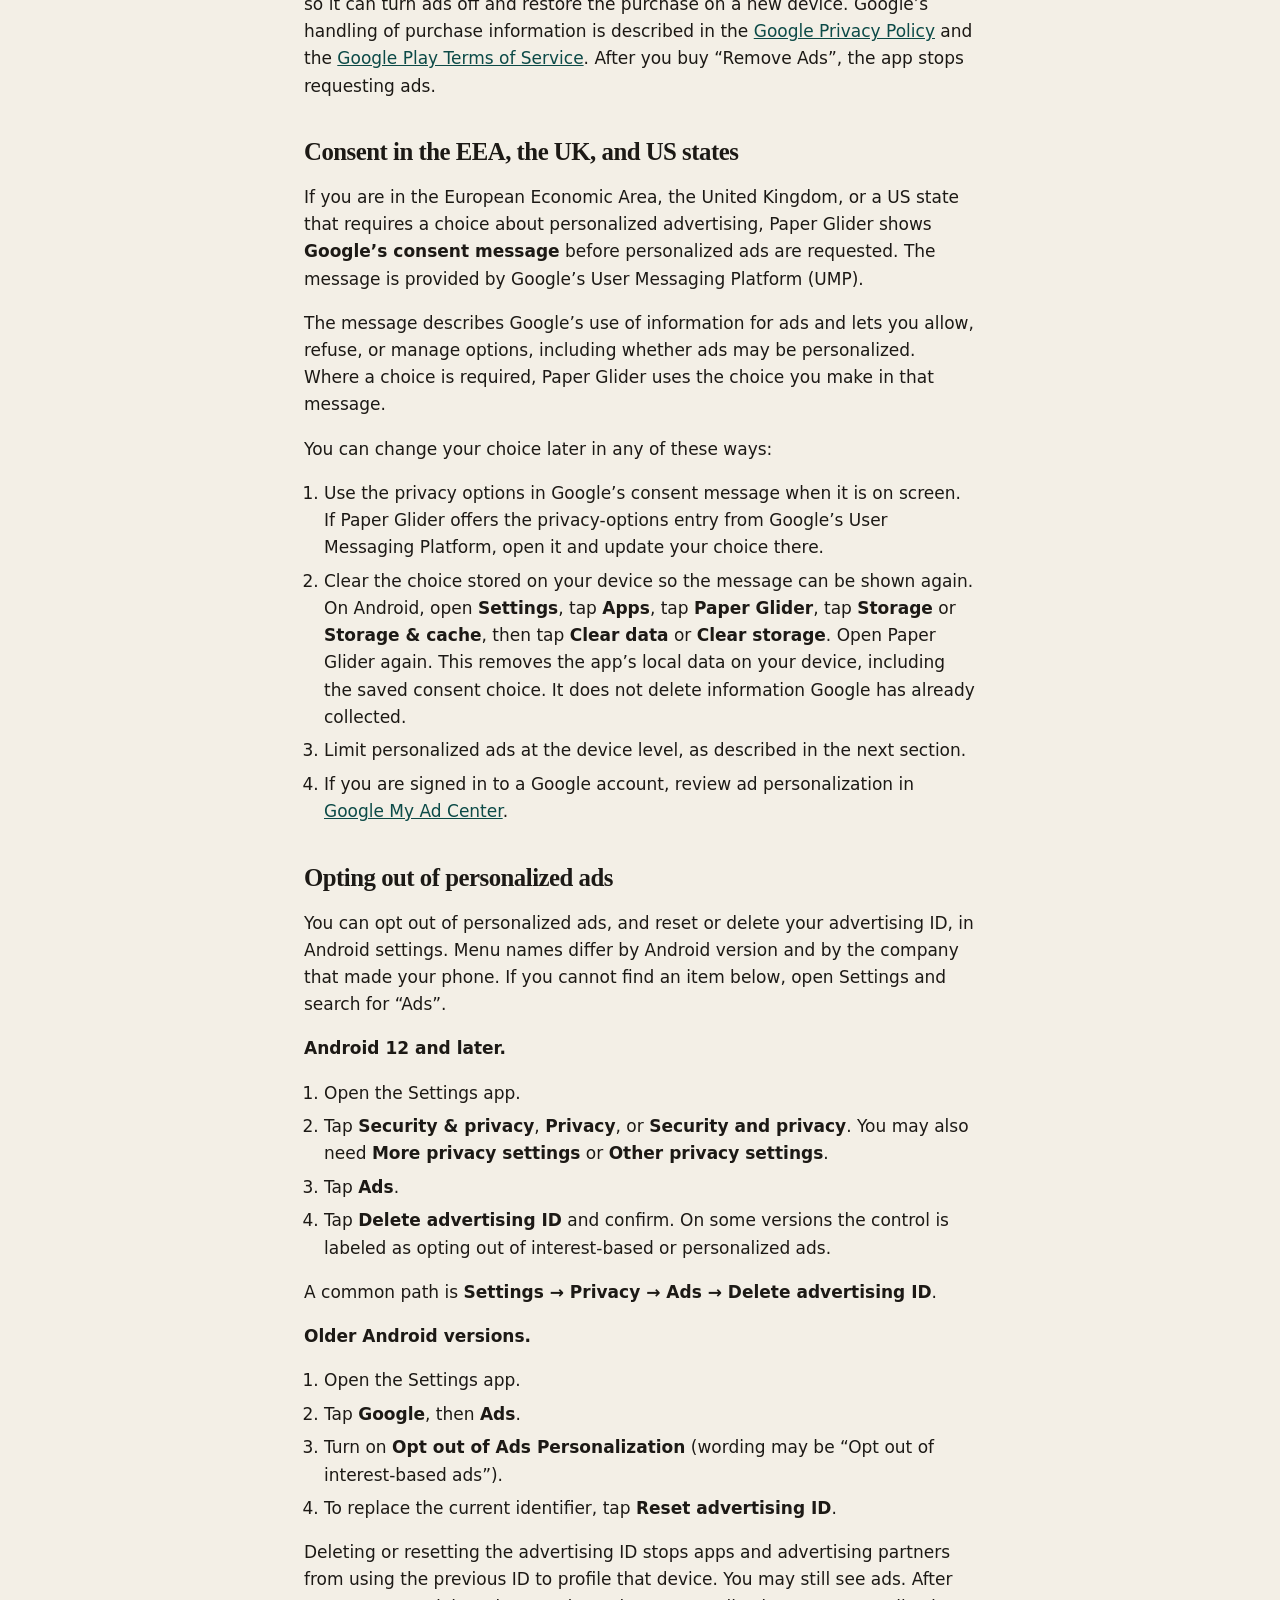
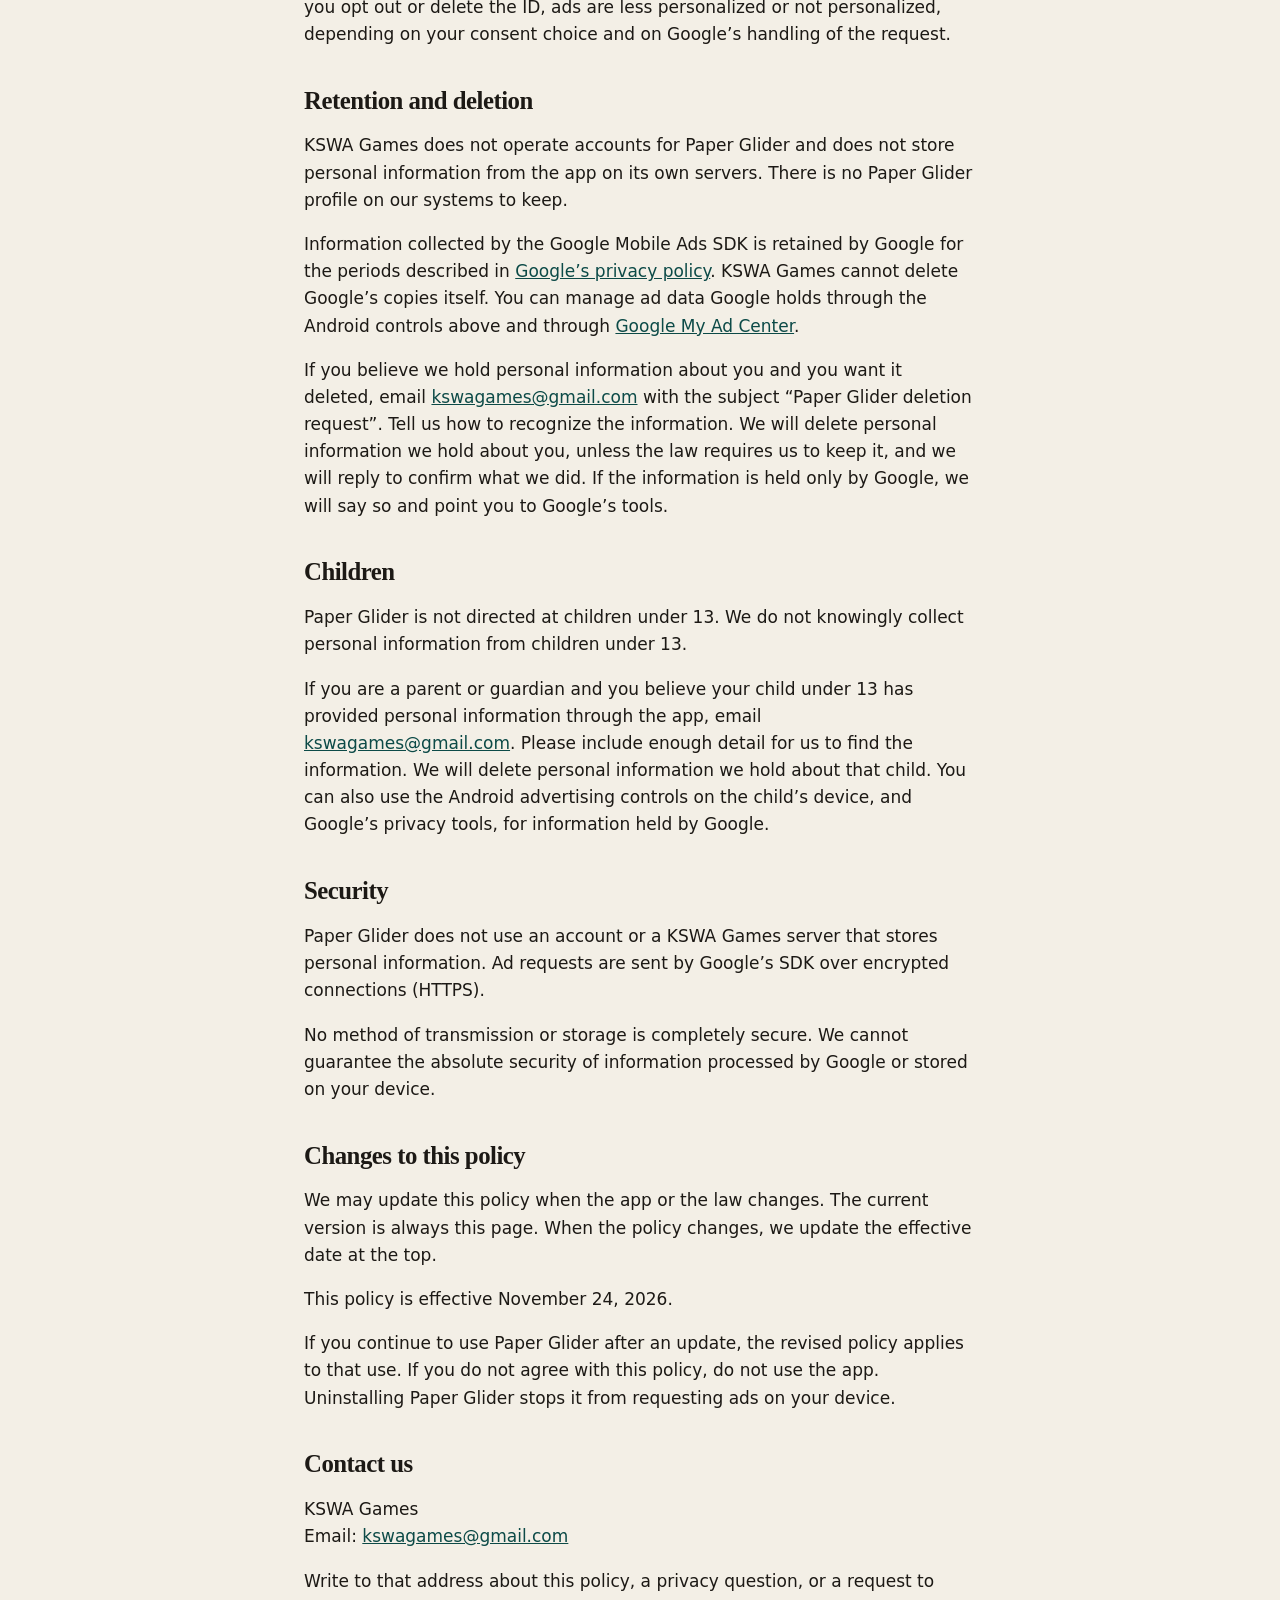
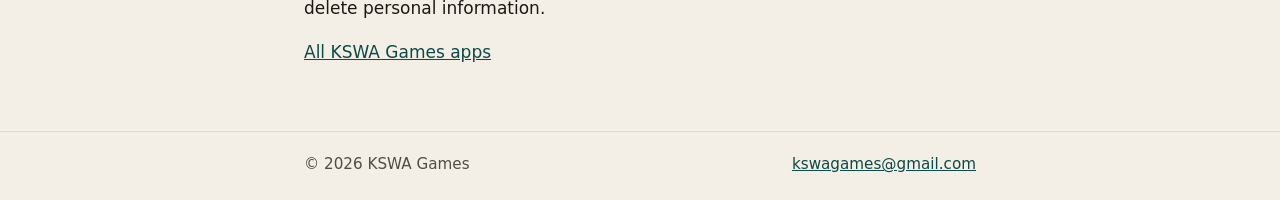
<file: privacy/paper-glider.html>
<!DOCTYPE html>
<html lang="en">
<head>
  <meta charset="utf-8">
  <meta name="viewport" content="width=device-width, initial-scale=1">
  <meta name="description" content="Privacy policy for Paper Glider, an Android game by KSWA Games. Effective November 24, 2026.">
  <meta name="theme-color" content="#f3efe6">
  <title>Paper Glider privacy policy — KSWA Games</title>
  <link rel="icon" href="data:image/svg+xml,%3Csvg xmlns='http://www.w3.org/2000/svg' viewBox='0 0 32 32'%3E%3Crect width='32' height='32' rx='7' fill='%230e4f4c'/%3E%3Ctext x='16' y='22' text-anchor='middle' font-family='Georgia,serif' font-size='18' fill='%23f4fffc'%3EK%3C/text%3E%3C/svg%3E">
  <link rel="stylesheet" href="../style.css">
</head>
<body class="policy">
  <a class="skip-link" href="#content">Skip to content</a>
  <header class="site-header">
    <div class="wrap header-inner">
      <a class="wordmark" href="../index.html">
        <span class="mark" aria-hidden="true">K</span>
        <span class="wordmark-text">
          <strong>KSWA Games</strong>
          <small>Android games</small>
        </span>
      </a>
      <nav class="site-nav" aria-label="Primary">
        <a href="../index.html">Apps</a>
        <a href="mailto:kswagames@gmail.com">Contact</a>
      </nav>
    </div>
  </header>
  <main id="content">
    <article class="wrap">
      <p class="eyebrow">Privacy policy</p>
      <h1>Paper Glider</h1>
      <p class="page-intro">Effective <time datetime="2026-11-24">November 24, 2026</time>. This policy explains what happens to information when you use Paper Glider, a casual flying game from KSWA Games on Google Play.</p>

      <dl class="facts">
        <dt>Developer</dt>
        <dd>KSWA Games</dd>
        <dt>Contact</dt>
        <dd><a href="mailto:kswagames@gmail.com">kswagames@gmail.com</a></dd>
        <dt>Accounts</dt>
        <dd>Not required. The app does not directly collect personal information.</dd>
        <dt>Third parties</dt>
        <dd>Google AdMob (Google Mobile Ads SDK), Google Play services, and Google Play Billing</dd>
      </dl>

      <nav class="toc" aria-label="On this page">
        <p>On this page</p>
        <ol>
          <li><a href="#who-we-are">Who we are</a></li>
          <li><a href="#the-app">The app</a></li>
          <li><a href="#collected-by-us">Information the app collects directly</a></li>
          <li><a href="#advertising">Advertising and third parties</a></li>
          <li><a href="#use">How that information is used</a></li>
          <li><a href="#purchases">In-app purchase (Remove Ads)</a></li>
          <li><a href="#consent">Consent in the EEA, the UK, and US states</a></li>
          <li><a href="#opt-out">Opting out of personalized ads</a></li>
          <li><a href="#retention">Retention and deletion</a></li>
          <li><a href="#children">Children</a></li>
          <li><a href="#security">Security</a></li>
          <li><a href="#changes">Changes to this policy</a></li>
          <li><a href="#contact">Contact us</a></li>
        </ol>
      </nav>

      <h2 id="who-we-are">Who we are</h2>
      <p>Paper Glider is published by <strong>KSWA Games</strong> (GitHub account kswagames).</p>
      <p>For a privacy question, a deletion request, or anything else about this policy, email <a href="mailto:kswagames@gmail.com">kswagames@gmail.com</a>.</p>

      <h2 id="the-app">The app</h2>
      <p>Paper Glider is a casual flying game. You throw a paper plane from a rooftop, earn in-game gold based on how far it flies, and spend that gold on plane upgrades. The game is free to play with ads, and offers an optional one-time purchase that removes ads.</p>
      <p>This policy covers the Paper Glider Android app. Other KSWA Games apps have their own privacy policies. If you open a website or another app from an ad, that destination has its own policy.</p>

      <h2 id="collected-by-us">Information the app collects directly</h2>
      <p>The app does not require an account, sign-in, or registration. KSWA Games does not directly collect personal information through Paper Glider. The app does not ask for your name, email address, phone number, contacts, photos, or precise location.</p>
      <p>Your game progress (gold, upgrade levels, best distance) and whether you bought “Remove Ads” are saved only on your device so the game can be played. They are not sent to KSWA Games.</p>

      <h2 id="advertising">Advertising and third parties</h2>
      <p>Paper Glider shows advertisements with the <strong>Google Mobile Ads SDK</strong> (Google AdMob). On Android, that SDK uses <strong>Google Play services</strong>. These are the only third parties that process information through the app.</p>
      <p>When the app requests or shows an ad, the Google Mobile Ads SDK may collect:</p>
      <ul>
        <li><strong>Advertising ID.</strong> The resettable advertising identifier provided by Android.</li>
        <li><strong>Device information.</strong> Details such as the device model, operating system version, language, and screen size.</li>
        <li><strong>Approximate location derived from your IP address.</strong> The app does not ask you for a precise GPS location. Approximate location, when used, comes from the IP address associated with the ad request.</li>
        <li><strong>App interaction and ad interaction data.</strong> Information about your use of the app in connection with ads, and about how you interact with ads, such as views and clicks.</li>
        <li><strong>Crash and diagnostic data used by the SDK.</strong> Technical data the Google Mobile Ads SDK uses to operate, diagnose problems, and protect the ad service.</li>
      </ul>
      <p>KSWA Games does not receive this advertising data on its own servers. Google processes it under Google’s policies:</p>
      <ul>
        <li><a href="https://policies.google.com/privacy">Google Privacy Policy</a></li>
        <li><a href="https://policies.google.com/technologies/partner-sites">How Google uses information from sites or apps that use its services</a></li>
      </ul>
      <p>Google may process this information on servers in the United States and in other countries where Google operates, as described in those policies. KSWA Games is responsible for Paper Glider and for this policy. Google is responsible for information it collects through the Google Mobile Ads SDK.</p>

      <h2 id="use">How that information is used</h2>
      <p>Information collected by the Google Mobile Ads SDK is used to:</p>
      <ul>
        <li>Show ads in the app</li>
        <li>Measure ads, including views, clicks, and ad performance</li>
        <li>Help prevent fraud, invalid traffic, and abuse</li>
      </ul>
      <p>KSWA Games does not sell your personal information. Some US state privacy laws treat the use of advertising data for personalized ads as sharing or targeted advertising. You can refuse or limit that use with the choices below.</p>

      <h2 id="purchases">In-app purchase (Remove Ads)</h2>
      <p>Paper Glider offers an optional one-time purchase, “Remove Ads”, sold through <strong>Google Play Billing</strong>. Google Play handles the payment. KSWA Games never receives or stores your card or other payment details.</p>
      <p>The app asks Google Play only whether you own the “Remove Ads” product, so it can turn ads off and restore the purchase on a new device. Google’s handling of purchase information is described in the <a href="https://policies.google.com/privacy">Google Privacy Policy</a> and the <a href="https://play.google.com/about/play-terms/">Google Play Terms of Service</a>. After you buy “Remove Ads”, the app stops requesting ads.</p>

      <h2 id="consent">Consent in the EEA, the UK, and US states</h2>
      <p>If you are in the European Economic Area, the United Kingdom, or a US state that requires a choice about personalized advertising, Paper Glider shows <strong>Google’s consent message</strong> before personalized ads are requested. The message is provided by Google’s User Messaging Platform (UMP).</p>
      <p>The message describes Google’s use of information for ads and lets you allow, refuse, or manage options, including whether ads may be personalized. Where a choice is required, Paper Glider uses the choice you make in that message.</p>
      <p>You can change your choice later in any of these ways:</p>
      <ol>
        <li>Use the privacy options in Google’s consent message when it is on screen. If Paper Glider offers the privacy-options entry from Google’s User Messaging Platform, open it and update your choice there.</li>
        <li>Clear the choice stored on your device so the message can be shown again. On Android, open <strong>Settings</strong>, tap <strong>Apps</strong>, tap <strong>Paper Glider</strong>, tap <strong>Storage</strong> or <strong>Storage &amp; cache</strong>, then tap <strong>Clear data</strong> or <strong>Clear storage</strong>. Open Paper Glider again. This removes the app’s local data on your device, including the saved consent choice. It does not delete information Google has already collected.</li>
        <li>Limit personalized ads at the device level, as described in the next section.</li>
        <li>If you are signed in to a Google account, review ad personalization in <a href="https://myadcenter.google.com">Google My Ad Center</a>.</li>
      </ol>

      <h2 id="opt-out">Opting out of personalized ads</h2>
      <p>You can opt out of personalized ads, and reset or delete your advertising ID, in Android settings. Menu names differ by Android version and by the company that made your phone. If you cannot find an item below, open Settings and search for “Ads”.</p>
      <p><strong>Android 12 and later.</strong></p>
      <ol>
        <li>Open the Settings app.</li>
        <li>Tap <strong>Security &amp; privacy</strong>, <strong>Privacy</strong>, or <strong>Security and privacy</strong>. You may also need <strong>More privacy settings</strong> or <strong>Other privacy settings</strong>.</li>
        <li>Tap <strong>Ads</strong>.</li>
        <li>Tap <strong>Delete advertising ID</strong> and confirm. On some versions the control is labeled as opting out of interest-based or personalized ads.</li>
      </ol>
      <p>A common path is <strong>Settings → Privacy → Ads → Delete advertising ID</strong>.</p>
      <p><strong>Older Android versions.</strong></p>
      <ol>
        <li>Open the Settings app.</li>
        <li>Tap <strong>Google</strong>, then <strong>Ads</strong>.</li>
        <li>Turn on <strong>Opt out of Ads Personalization</strong> (wording may be “Opt out of interest-based ads”).</li>
        <li>To replace the current identifier, tap <strong>Reset advertising ID</strong>.</li>
      </ol>
      <p>Deleting or resetting the advertising ID stops apps and advertising partners from using the previous ID to profile that device. You may still see ads. After you opt out or delete the ID, ads are less personalized or not personalized, depending on your consent choice and on Google’s handling of the request.</p>

      <h2 id="retention">Retention and deletion</h2>
      <p>KSWA Games does not operate accounts for Paper Glider and does not store personal information from the app on its own servers. There is no Paper Glider profile on our systems to keep.</p>
      <p>Information collected by the Google Mobile Ads SDK is retained by Google for the periods described in <a href="https://policies.google.com/privacy">Google’s privacy policy</a>. KSWA Games cannot delete Google’s copies itself. You can manage ad data Google holds through the Android controls above and through <a href="https://myadcenter.google.com">Google My Ad Center</a>.</p>
      <p>If you believe we hold personal information about you and you want it deleted, email <a href="mailto:kswagames@gmail.com">kswagames@gmail.com</a> with the subject “Paper Glider deletion request”. Tell us how to recognize the information. We will delete personal information we hold about you, unless the law requires us to keep it, and we will reply to confirm what we did. If the information is held only by Google, we will say so and point you to Google’s tools.</p>

      <h2 id="children">Children</h2>
      <p>Paper Glider is not directed at children under 13. We do not knowingly collect personal information from children under 13.</p>
      <p>If you are a parent or guardian and you believe your child under 13 has provided personal information through the app, email <a href="mailto:kswagames@gmail.com">kswagames@gmail.com</a>. Please include enough detail for us to find the information. We will delete personal information we hold about that child. You can also use the Android advertising controls on the child’s device, and Google’s privacy tools, for information held by Google.</p>

      <h2 id="security">Security</h2>
      <p>Paper Glider does not use an account or a KSWA Games server that stores personal information. Ad requests are sent by Google’s SDK over encrypted connections (HTTPS).</p>
      <p>No method of transmission or storage is completely secure. We cannot guarantee the absolute security of information processed by Google or stored on your device.</p>

      <h2 id="changes">Changes to this policy</h2>
      <p>We may update this policy when the app or the law changes. The current version is always this page. When the policy changes, we update the effective date at the top.</p>
      <p>This policy is effective <time datetime="2026-11-24">November 24, 2026</time>.</p>
      <p>If you continue to use Paper Glider after an update, the revised policy applies to that use. If you do not agree with this policy, do not use the app. Uninstalling Paper Glider stops it from requesting ads on your device.</p>

      <h2 id="contact">Contact us</h2>
      <p>KSWA Games<br>
      Email: <a href="mailto:kswagames@gmail.com">kswagames@gmail.com</a></p>
      <p>Write to that address about this policy, a privacy question, or a request to delete personal information.</p>
      <p><a href="../index.html">All KSWA Games apps</a></p>
    </article>
  </main>
  <footer class="site-footer">
    <div class="wrap footer-inner">
      <p>© 2026 KSWA Games</p>
      <p><a href="mailto:kswagames@gmail.com">kswagames@gmail.com</a></p>
    </div>
  </footer>
</body>
</html>
</file>
<file: style.css>
:root {
  --bg: #f3efe6;
  --bg-raised: #fffdf8;
  --ink: #1c1915;
  --ink-soft: #534c43;
  --line: #e3d9cb;
  --accent: #0e4f4c;
  --link: #0c4a47;
  --mark: #0e4f4c;
  --on-mark: #f4fffc;
  --shadow: 0 1px 0 rgba(28, 25, 21, 0.04), 0 16px 40px rgba(68, 48, 20, 0.06);
  --serif: "Iowan Old Style", "Palatino Linotype", Palatino, Georgia, serif;
  --sans: "Segoe UI", system-ui, -apple-system, "Helvetica Neue", sans-serif;
  color-scheme: light;
}

@media (prefers-color-scheme: dark) {
  :root {
    --bg: #141311;
    --bg-raised: #211e1a;
    --ink: #f4efe6;
    --ink-soft: #c9bfb2;
    --line: #3c362f;
    --accent: #8fd4cc;
    --link: #9adcd4;
    --mark: #1c6b66;
    --on-mark: #f4fffc;
    --shadow: 0 16px 40px rgba(0, 0, 0, 0.35);
    color-scheme: dark;
  }
}

*,
*::before,
*::after {
  box-sizing: border-box;
}

html {
  scroll-behavior: smooth;
}

body {
  margin: 0;
  min-height: 100vh;
  display: flex;
  flex-direction: column;
  font-family: var(--sans);
  font-size: 1.0625rem;
  line-height: 1.6;
  color: var(--ink);
  background:
    radial-gradient(900px 420px at 0% -10%, rgba(14, 79, 76, 0.08), transparent 60%),
    var(--bg);
  padding-left: env(safe-area-inset-left);
  padding-right: env(safe-area-inset-right);
  text-rendering: optimizeLegibility;
}

img {
  max-width: 100%;
}

a {
  color: var(--link);
}

a:hover {
  text-decoration-thickness: 2px;
}

:focus-visible {
  outline: 3px solid var(--accent);
  outline-offset: 3px;
}

.skip-link {
  position: absolute;
  left: 1rem;
  top: -4rem;
  z-index: 4;
  padding: 0.5rem 0.8rem;
  background: var(--ink);
  color: var(--bg);
  text-decoration: none;
}

.skip-link:focus {
  top: 0.75rem;
}

.visually-hidden {
  position: absolute;
  width: 1px;
  height: 1px;
  padding: 0;
  margin: -1px;
  overflow: hidden;
  clip: rect(0, 0, 0, 0);
  white-space: nowrap;
  border: 0;
}

.wrap {
  width: min(100% - 2rem, 42rem);
  margin-inline: auto;
}

body.home .wrap {
  width: min(100% - 2rem, 46rem);
}

.site-header {
  position: sticky;
  top: 0;
  z-index: 2;
  background: var(--bg);
  background: color-mix(in srgb, var(--bg) 92%, transparent);
  border-bottom: 1px solid var(--line);
  backdrop-filter: blur(10px);
}

.header-inner {
  display: flex;
  align-items: center;
  justify-content: space-between;
  gap: 1rem;
  min-height: 4.25rem;
  padding-top: 0.75rem;
  padding-bottom: 0.75rem;
}

.wordmark {
  display: flex;
  align-items: center;
  gap: 0.75rem;
  color: inherit;
  text-decoration: none;
}

.mark {
  display: grid;
  place-items: center;
  width: 2.5rem;
  height: 2.5rem;
  flex: none;
  border-radius: 9px;
  background: var(--mark);
  color: var(--on-mark);
  font-family: var(--serif);
  font-size: 1.35rem;
  font-weight: 700;
  line-height: 1;
}

.wordmark-text {
  display: flex;
  flex-direction: column;
  line-height: 1.15;
}

.wordmark-text strong {
  font-family: var(--serif);
  font-size: 1.15rem;
  font-weight: 600;
  letter-spacing: -0.02em;
}

.wordmark-text small {
  color: var(--ink-soft);
  font-size: 0.82rem;
}

.site-nav {
  display: flex;
  gap: 1rem;
  font-size: 0.98rem;
}

.site-nav a {
  color: var(--ink);
  text-underline-offset: 0.18em;
}

main {
  flex: 1;
  padding-top: 2rem;
  padding-bottom: 3rem;
}

.eyebrow {
  margin: 0 0 0.5rem;
  color: var(--accent);
  font-size: 0.78rem;
  font-weight: 700;
  letter-spacing: 0.12em;
  text-transform: uppercase;
}

h1,
h2,
h3 {
  font-family: var(--serif);
  font-weight: 600;
  letter-spacing: -0.02em;
  line-height: 1.2;
}

h1 {
  margin: 0 0 0.75rem;
  font-size: clamp(2.15rem, 6vw, 3.1rem);
}

h2,
#apps,
#contact {
  scroll-margin-top: 5.5rem;
}

h2 {
  margin: 2.1rem 0 0.65rem;
  font-size: 1.55rem;
}

h3 {
  margin: 0;
  font-size: 1.7rem;
}

.lede,
.page-intro {
  margin: 0;
  color: var(--ink-soft);
  font-size: 1.12rem;
}

.section-label {
  margin: 2.25rem 0 0.85rem;
  font-size: 1.35rem;
}

.app-list {
  display: grid;
  gap: 0.9rem;
}

.app-card {
  display: flex;
  flex-direction: column;
  align-items: flex-start;
  gap: 0.55rem;
  padding: 1.2rem 1.25rem 1.3rem;
  background: var(--bg-raised);
  border: 1px solid var(--line);
  border-radius: 16px;
  box-shadow: var(--shadow);
}

.app-card p {
  margin: 0;
  color: var(--ink-soft);
}

.kicker {
  margin: 0;
  color: var(--accent);
  font-size: 0.78rem;
  font-weight: 700;
  letter-spacing: 0.08em;
  text-transform: uppercase;
}

.text-link {
  margin-top: 0.35rem;
  font-weight: 600;
  text-underline-offset: 0.18em;
}

.contact-card {
  display: block;
  padding: 1rem 1.15rem;
  background: var(--bg-raised);
  border: 1px solid var(--line);
  border-radius: 16px;
  color: inherit;
  text-decoration: none;
  box-shadow: var(--shadow);
}

.contact-card span {
  display: block;
  color: var(--ink-soft);
  font-size: 0.92rem;
}

.contact-card strong {
  display: inline-block;
  margin-top: 0.15rem;
  color: var(--link);
  font-size: 1.12rem;
  text-decoration: underline;
  text-underline-offset: 0.16em;
  overflow-wrap: anywhere;
}

.contact-card:hover {
  border-color: var(--accent);
}

.facts {
  display: grid;
  grid-template-columns: 9.5rem 1fr;
  gap: 0.4rem 1rem;
  margin: 1.25rem 0 0;
  padding: 1rem 1.1rem;
  background: var(--bg-raised);
  border: 1px solid var(--line);
  border-radius: 14px;
}

.facts dt {
  margin: 0;
  color: var(--ink-soft);
  font-size: 0.92rem;
}

.facts dd {
  margin: 0;
}

.toc {
  margin: 1.5rem 0 0.25rem;
  padding: 0.2rem 0 0.2rem 0.95rem;
  border-left: 3px solid var(--accent);
}

.toc p {
  margin: 0;
  font-size: 0.82rem;
  font-weight: 700;
  letter-spacing: 0.08em;
  text-transform: uppercase;
}

.toc ol {
  margin: 0.45rem 0 0;
  padding-left: 1.2rem;
}

.toc li + li {
  margin-top: 0.2rem;
}

.toc a {
  color: inherit;
  text-underline-offset: 0.15em;
}

.policy h2 {
  padding-top: 0.25rem;
}

.policy p,
.policy li {
  overflow-wrap: break-word;
}

.policy a {
  overflow-wrap: anywhere;
}

.policy ul,
.policy ol {
  margin: 0.5rem 0 0;
  padding-left: 1.25rem;
}

.policy li + li {
  margin-top: 0.4rem;
}

.site-footer {
  border-top: 1px solid var(--line);
  padding: 1.25rem 0 calc(1.5rem + env(safe-area-inset-bottom));
  color: var(--ink-soft);
  font-size: 0.95rem;
}

.footer-inner {
  display: flex;
  flex-wrap: wrap;
  gap: 0.35rem 1.25rem;
  justify-content: space-between;
}

.site-footer p {
  margin: 0;
}

@media (max-width: 520px) {
  .facts {
    grid-template-columns: 1fr;
    gap: 0.1rem;
  }

  .facts dt {
    margin-top: 0.15rem;
  }

  .facts dd {
    margin-bottom: 0.45rem;
  }

  .header-inner {
    align-items: flex-start;
  }
}

@media (prefers-reduced-motion: reduce) {
  html {
    scroll-behavior: auto;
  }
}

@media print {
  .site-header,
  .skip-link,
  .site-nav,
  .toc {
    display: none;
  }

  body {
    background: #fff;
    color: #000;
  }

  a {
    color: #000;
  }
}
</file>
